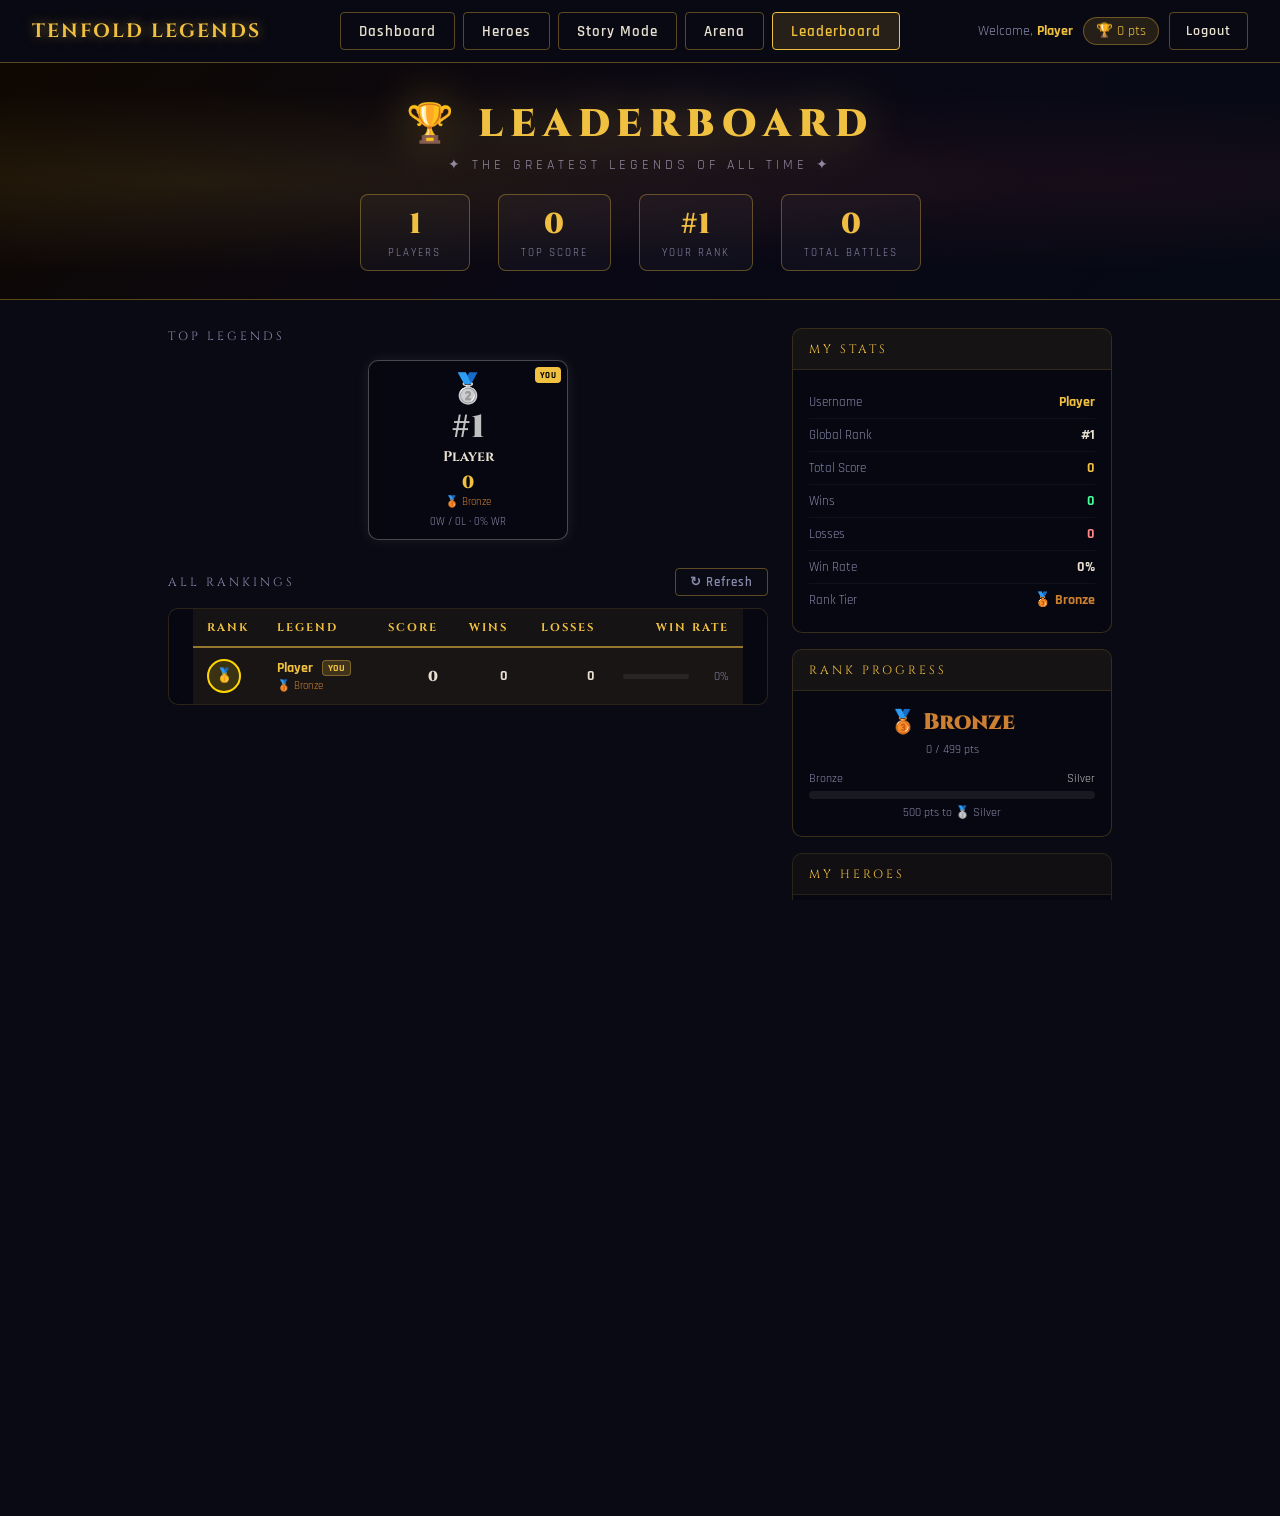
<file: leaderboard.html>
<!DOCTYPE html>
<html lang="en">
<head>
  <meta charset="UTF-8"/>
  <meta name="viewport" content="width=device-width, initial-scale=1.0, maximum-scale=1.0, user-scalable=no, viewport-fit=cover"/>
  <link rel="manifest" href="manifest.json"/>
  <meta name="mobile-web-app-capable" content="yes"/>
  <meta name="apple-mobile-web-app-capable" content="yes"/>
  <meta name="apple-mobile-web-app-status-bar-style" content="black-translucent"/>
  <title>Leaderboard — Tenfold Legends</title>

  <script>
  (function(){
    if (screen.orientation && screen.orientation.lock) {
      screen.orientation.lock('landscape').catch(function(){});
    }
  })();
  </script>

  <link rel="stylesheet" href="style.css"/>

  <style>
    .lb-page {
      min-height: 100vh;
      padding-bottom: 60px;
    }

    /* =========================================================
       LEADERBOARD BANNER
    ========================================================= */
    .lb-banner {
      position: relative;
      overflow: hidden;
      padding: 36px 40px 28px;
      text-align: center;
      background: linear-gradient(
        135deg,
        rgba(15,8,0,0.97) 0%,
        rgba(10,8,20,0.97) 50%,
        rgba(5,10,20,0.97) 100%
      );
      border-bottom: 1px solid var(--border);
    }

    .lb-banner::before {
      content: '';
      position: absolute;
      inset: 0;
      background:
        radial-gradient(
          ellipse at 15% 50%,
          rgba(240,192,64,0.1) 0%,
          transparent 55%
        ),
        radial-gradient(
          ellipse at 85% 50%,
          rgba(233,69,96,0.07) 0%,
          transparent 55%
        );
      pointer-events: none;
    }

    .lb-banner-title {
      font-family: 'Cinzel', serif;
      font-size: 2.4rem;
      font-weight: 900;
      color: var(--gold);
      letter-spacing: 7px;
      filter: drop-shadow(0 0 24px rgba(240,192,64,0.45));
    }

    .lb-banner-sub {
      font-size: 0.85rem;
      color: var(--subtext);
      letter-spacing: 4px;
      margin-top: 6px;
    }

    .lb-stats-row {
      display: flex;
      justify-content: center;
      gap: 28px;
      margin-top: 20px;
      flex-wrap: wrap;
    }

    .lb-stat-box {
      text-align: center;
      padding: 10px 22px;
      background: rgba(255,255,255,0.03);
      border: 1px solid var(--border);
      border-radius: 8px;
      min-width: 110px;
    }

    .lb-stat-val {
      font-family: 'Cinzel', serif;
      font-size: 1.8rem;
      font-weight: 900;
      color: var(--gold);
    }

    .lb-stat-lbl {
      font-size: 0.68rem;
      color: var(--subtext);
      letter-spacing: 2px;
      text-transform: uppercase;
      margin-top: 2px;
    }

    /* =========================================================
       CONTENT
    ========================================================= */
    .lb-content {
      max-width: 1000px;
      margin: 0 auto;
      padding: 28px 28px 0;
      display: grid;
      grid-template-columns: 1fr 320px;
      gap: 24px;
      align-items: start;
    }

    @media (max-width: 820px) {
      .lb-content {
        grid-template-columns: 1fr;
      }
    }

    /* =========================================================
       PODIUM
    ========================================================= */
    .podium-section {
      margin-bottom: 28px;
    }

    .podium-title {
      font-family: 'Cinzel', serif;
      font-size: 0.75rem;
      color: var(--subtext);
      letter-spacing: 3px;
      text-transform: uppercase;
      margin-bottom: 16px;
    }

    .podium-row {
      display: flex;
      gap: 14px;
      align-items: flex-end;
      justify-content: center;
    }

    .podium-card {
      flex: 1;
      max-width: 200px;
      background: rgba(8,8,18,0.92);
      border-radius: 10px;
      overflow: hidden;
      text-align: center;
      border: 1px solid rgba(240,192,64,0.15);
      transition: transform 0.2s;
      position: relative;
    }

    .podium-card:hover {
      transform: translateY(-4px);
    }

    .podium-card.rank-1 {
      border-color: rgba(255,215,0,0.5);
      box-shadow: 0 0 24px rgba(255,215,0,0.2);
      padding-bottom: 10px;
    }

    .podium-card.rank-2 {
      border-color: rgba(192,192,192,0.35);
      box-shadow: 0 0 14px rgba(192,192,192,0.1);
    }

    .podium-card.rank-3 {
      border-color: rgba(205,127,50,0.35);
      box-shadow: 0 0 14px rgba(205,127,50,0.1);
    }

    .podium-height-1 {
      min-height: 180px;
    }

    .podium-height-2 {
      min-height: 155px;
    }

    .podium-height-3 {
      min-height: 135px;
    }

    .podium-crown {
      font-size: 1.8rem;
      padding: 10px 0 0;
      display: block;
    }

    .podium-rank-num {
      font-family: 'Cinzel', serif;
      font-weight: 900;
      font-size: 2rem;
      line-height: 1;
      padding: 4px 0;
    }

    .podium-card.rank-1 .podium-rank-num {
      color: #ffd700;
    }

    .podium-card.rank-2 .podium-rank-num {
      color: #c0c0c0;
    }

    .podium-card.rank-3 .podium-rank-num {
      color: #cd7f32;
    }

    .podium-username {
      font-family: 'Cinzel', serif;
      font-size: 0.88rem;
      font-weight: 700;
      color: var(--text);
      padding: 0 8px;
      line-height: 1.3;
      word-break: break-word;
    }

    .podium-score {
      font-size: 1.1rem;
      font-weight: 900;
      color: var(--gold);
      padding: 5px 0 0;
      font-family: 'Cinzel', serif;
    }

    .podium-wl {
      font-size: 0.7rem;
      color: var(--subtext);
      padding-bottom: 6px;
    }

    .podium-you-badge {
      position: absolute;
      top: 6px;
      right: 6px;
      background: var(--gold);
      color: #000;
      font-size: 0.58rem;
      font-weight: 900;
      padding: 2px 5px;
      border-radius: 4px;
      letter-spacing: 0.5px;
    }

    /* =========================================================
       TABLE
    ========================================================= */
    .lb-table-header {
      display: flex;
      align-items: center;
      justify-content: space-between;
      margin-bottom: 12px;
    }

    .lb-table-title {
      font-family: 'Cinzel', serif;
      font-size: 0.75rem;
      color: var(--subtext);
      letter-spacing: 3px;
      text-transform: uppercase;
    }

    .lb-refresh-btn {
      background: transparent;
      border: 1px solid var(--border);
      color: var(--subtext);
      font-family: 'Rajdhani', sans-serif;
      font-size: 0.8rem;
      font-weight: 600;
      letter-spacing: 1px;
      padding: 5px 14px;
      border-radius: 4px;
      cursor: pointer;
      transition: all 0.2s;
    }

    .lb-refresh-btn:hover {
      border-color: var(--gold);
      color: var(--gold);
    }

    .lb-table-wrap {
      background: rgba(8,8,18,0.92);
      border: 1px solid rgba(240,192,64,0.15);
      border-radius: 10px;
      overflow: hidden;
    }

    table.lb-table {
      width: 100%;
      border-collapse: collapse;
    }

    .lb-table thead tr {
      background: rgba(240,192,64,0.06);
      border-bottom: 1px solid rgba(240,192,64,0.2);
    }

    .lb-table th {
      padding: 11px 14px;
      font-family: 'Cinzel', serif;
      font-size: 0.7rem;
      color: var(--gold);
      letter-spacing: 2px;
      text-transform: uppercase;
      text-align: left;
      font-weight: 700;
    }

    .lb-table th.right {
      text-align: right;
    }

    .lb-table td {
      padding: 11px 14px;
      border-bottom: 1px solid rgba(255,255,255,0.04);
      font-size: 0.9rem;
      color: var(--text);
      vertical-align: middle;
    }

    .lb-table tbody tr {
      transition: background 0.15s;
    }

    .lb-table tbody tr:hover td {
      background: rgba(240,192,64,0.04);
    }

    .lb-table tbody tr:last-child td {
      border-bottom: none;
    }

    .lb-table tbody tr.you-row td {
      background: rgba(240,192,64,0.07);
    }

    .lb-table tbody tr.you-row:hover td {
      background: rgba(240,192,64,0.11);
    }

    .rank-cell {
      width: 52px;
    }

    .rank-badge {
      display: inline-flex;
      align-items: center;
      justify-content: center;
      width: 34px;
      height: 34px;
      border-radius: 50%;
      font-family: 'Cinzel', serif;
      font-size: 0.85rem;
      font-weight: 900;
    }

    .rb-1 {
      background: rgba(255,215,0,0.15);
      border: 2px solid #ffd700;
      color: #ffd700;
    }

    .rb-2 {
      background: rgba(192,192,192,0.15);
      border: 2px solid #c0c0c0;
      color: #c0c0c0;
    }

    .rb-3 {
      background: rgba(205,127,50,0.15);
      border: 2px solid #cd7f32;
      color: #cd7f32;
    }

    .rb-n {
      background: rgba(255,255,255,0.04);
      border: 1px solid rgba(255,255,255,0.12);
      color: var(--subtext);
    }

    .td-username {
      font-weight: 700;
    }

    .td-username.you {
      color: var(--gold);
    }

    .you-tag {
      display: inline-block;
      margin-left: 6px;
      font-size: 0.62rem;
      font-weight: 900;
      padding: 1px 5px;
      border-radius: 4px;
      background: rgba(240,192,64,0.18);
      color: var(--gold);
      border: 1px solid rgba(240,192,64,0.35);
      vertical-align: middle;
    }

    .td-score {
      font-family: 'Cinzel', serif;
      font-weight: 900;
      color: var(--gold);
      text-align: right;
    }

    .td-wins {
      color: #44ff99;
      font-weight: 700;
      text-align: right;
    }

    .td-losses {
      color: #ff8888;
      font-weight: 700;
      text-align: right;
    }

    .td-ratio {
      text-align: right;
      font-size: 0.82rem;
      color: var(--subtext);
    }

    .winrate-bar-wrap {
      display: flex;
      align-items: center;
      gap: 6px;
    }

    .winrate-bar {
      flex: 1;
      height: 5px;
      background: rgba(255,255,255,0.07);
      border-radius: 3px;
      overflow: hidden;
      min-width: 60px;
    }

    .winrate-fill {
      height: 100%;
      border-radius: 3px;
      background: linear-gradient(90deg,#006600,#44ff99);
      transition: width 0.5s;
    }

    .winrate-val {
      font-size: 0.78rem;
      color: var(--subtext);
      min-width: 34px;
      text-align: right;
    }

    /* =========================================================
       EMPTY / LOADING
    ========================================================= */
    .lb-empty {
      padding: 48px 24px;
      text-align: center;
      color: var(--subtext);
      font-style: italic;
      font-size: 0.9rem;
    }

    .lb-loading {
      padding: 36px 24px;
      text-align: center;
    }

    /* =========================================================
       SIDE PANEL
    ========================================================= */
    .side-panel {
      display: flex;
      flex-direction: column;
      gap: 16px;
    }

    .my-stats-card {
      background: rgba(8,8,18,0.92);
      border: 1px solid rgba(240,192,64,0.2);
      border-radius: 10px;
      overflow: hidden;
    }

    .my-stats-header {
      padding: 12px 16px;
      background: rgba(240,192,64,0.06);
      border-bottom: 1px solid rgba(240,192,64,0.12);
      font-family: 'Cinzel', serif;
      font-size: 0.75rem;
      color: var(--gold);
      letter-spacing: 3px;
    }

    .my-stats-body {
      padding: 16px;
    }

    .my-stat-row {
      display: flex;
      justify-content: space-between;
      align-items: center;
      padding: 7px 0;
      border-bottom: 1px solid rgba(255,255,255,0.04);
      font-size: 0.88rem;
    }

    .my-stat-row:last-child {
      border-bottom: none;
    }

    .my-stat-key {
      color: var(--subtext);
      font-size: 0.8rem;
    }

    .my-stat-val {
      font-weight: 700;
    }

    .rank-progress-card {
      background: rgba(8,8,18,0.92);
      border: 1px solid rgba(240,192,64,0.2);
      border-radius: 10px;
      overflow: hidden;
    }

    .rp-header {
      padding: 12px 16px;
      background: rgba(240,192,64,0.06);
      border-bottom: 1px solid rgba(240,192,64,0.12);
      font-family: 'Cinzel', serif;
      font-size: 0.75rem;
      color: var(--gold);
      letter-spacing: 3px;
    }

    .rp-body {
      padding: 16px;
    }

    .rp-rank-label {
      font-family: 'Cinzel', serif;
      font-size: 1.4rem;
      font-weight: 900;
      color: var(--gold);
      text-align: center;
      margin-bottom: 4px;
    }

    .rp-rank-sub {
      text-align: center;
      font-size: 0.78rem;
      color: var(--subtext);
      margin-bottom: 14px;
    }

    .rp-progress-label {
      display: flex;
      justify-content: space-between;
      font-size: 0.75rem;
      color: var(--subtext);
      margin-bottom: 5px;
    }

    .rp-bar {
      height: 8px;
      background: rgba(255,255,255,0.07);
      border-radius: 4px;
      overflow: hidden;
    }

    .rp-fill {
      height: 100%;
      border-radius: 4px;
      background: linear-gradient(90deg,#a06800,#f0c040);
      transition: width 0.6s;
    }

    .rp-next {
      font-size: 0.75rem;
      color: var(--subtext);
      margin-top: 6px;
      text-align: center;
    }

    /* =========================================================
       HERO STATS
    ========================================================= */
    .hero-stats-card {
      background: rgba(8,8,18,0.92);
      border: 1px solid rgba(240,192,64,0.15);
      border-radius: 10px;
      overflow: hidden;
    }

    .hs-header {
      padding: 12px 16px;
      background: rgba(240,192,64,0.04);
      border-bottom: 1px solid rgba(240,192,64,0.1);
      font-family: 'Cinzel', serif;
      font-size: 0.75rem;
      color: var(--gold);
      letter-spacing: 3px;
    }

    .hs-body {
      padding: 10px 14px;
    }

    .hs-hero-row {
      display: flex;
      align-items: center;
      gap: 10px;
      padding: 8px 0;
      border-bottom: 1px solid rgba(255,255,255,0.04);
    }

    .hs-hero-row:last-child {
      border-bottom: none;
    }

    .hs-elem-dot {
      width: 10px;
      height: 10px;
      border-radius: 50%;
      flex-shrink: 0;
    }

    .hs-hero-name {
      flex: 1;
      font-size: 0.85rem;
      font-weight: 700;
    }

    .hs-hero-lv {
      font-size: 0.75rem;
      color: var(--gold);
      flex-shrink: 0;
    }

    .hs-hero-status {
      font-size: 0.68rem;
      color: var(--subtext);
      padding: 2px 6px;
      border-radius: 10px;
      border: 1px solid rgba(255,255,255,0.1);
      background: rgba(255,255,255,0.03);
      flex-shrink: 0;
    }

    .hs-hero-status.unlocked {
      color: #44ff99;
      border-color: rgba(68,255,153,0.25);
    }

    /* =========================================================
       SCROLL TO ME
    ========================================================= */
    .scroll-to-me {
      display: none;
      position: fixed;
      bottom: 24px;
      right: 24px;
      z-index: 50;
    }

    /* =========================================================
       MOBILE NAVBAR — NO HAMBURGER
       Same style as Dashboard / Characters
    ========================================================= */
    @media (max-width: 900px) {

      .navbar {
        display: flex !important;
        align-items: center !important;
        gap: 8px !important;

        padding: 8px 10px !important;

        overflow-x: auto !important;
        overflow-y: hidden !important;

        white-space: nowrap !important;
        -webkit-overflow-scrolling: touch !important;

        scrollbar-width: none !important;
      }

      .navbar::-webkit-scrollbar {
        display: none !important;
      }

      .navbar-logo {
        flex: 0 0 auto !important;
      }

      .navbar-logo span {
        font-size: 0.72rem !important;
        white-space: nowrap !important;
      }

      .navbar-links {
        display: flex !important;
        flex: 0 0 auto !important;
        align-items: center !important;
        gap: 4px !important;

        overflow: visible !important;
      }

      .navbar-links .nav-btn {
        display: inline-flex !important;
        flex: 0 0 auto !important;
        align-items: center !important;
        justify-content: center !important;

        padding: 7px 9px !important;
        font-size: 0.68rem !important;

        white-space: nowrap !important;
      }

      .nav-user {
        display: flex !important;
        flex: 0 0 auto !important;
        align-items: center !important;
        gap: 6px !important;
      }

      .nav-user > span {
        display: none !important;
      }

      .nav-score {
        display: inline-flex !important;
        align-items: center !important;

        font-size: 0.68rem !important;
        white-space: nowrap !important;
      }

      .nav-user .nav-btn.danger {
        display: inline-flex !important;
        flex: 0 0 auto !important;

        padding: 7px 9px !important;
        font-size: 0.68rem !important;

        white-space: nowrap !important;
      }

      /* HIDE HAMBURGER COMPLETELY */
      .nav-hamburger {
        display: none !important;
        visibility: hidden !important;
        pointer-events: none !important;
      }

      /* HIDE MOBILE DRAWER COMPLETELY */
      .nav-mobile-drawer {
        display: none !important;
        visibility: hidden !important;
        pointer-events: none !important;
      }
    }

    @media (max-width: 560px) {

      .navbar {
        padding: 7px 8px !important;
        gap: 6px !important;
      }

      .navbar-logo span {
        font-size: 0.62rem !important;
        letter-spacing: 1px !important;
      }

      .navbar-links {
        gap: 2px !important;
      }

      .navbar-links .nav-btn,
      .nav-user .nav-btn.danger {
        padding: 6px 7px !important;
        font-size: 0.61rem !important;
      }

      .nav-score {
        font-size: 0.61rem !important;
      }
    }

    /* =========================================================
       MOBILE LEADERBOARD
    ========================================================= */
    @media (max-width: 700px) {

      .lb-banner {
        padding: 24px 16px 20px;
      }

      .lb-banner-title {
        font-size: 1.6rem;
        letter-spacing: 4px;
      }

      .lb-banner-sub {
        font-size: 0.72rem;
        letter-spacing: 2px;
      }

      .lb-stats-row {
        gap: 8px;
        margin-top: 14px;
      }

      .lb-stat-box {
        padding: 8px 12px;
        min-width: 72px;
      }

      .lb-stat-val {
        font-size: 1.3rem;
      }

      .lb-stat-lbl {
        font-size: 0.6rem;
        letter-spacing: 1px;
      }
    }

    @media (max-width: 820px) {

      .lb-content {
        grid-template-columns: 1fr;
        padding: 16px 16px 0;
        gap: 16px;
      }

      .side-panel {
        flex-direction: row;
        flex-wrap: wrap;
      }

      .my-stats-card,
      .rank-progress-card {
        flex: 1;
        min-width: 260px;
      }

      .hero-stats-card {
        width: 100%;
      }
    }

    @media (max-width: 600px) {

      .lb-content {
        padding: 12px 10px 0;
      }

      .podium-row {
        gap: 6px;
      }

      .podium-card {
        border-radius: 7px;
      }

      .podium-height-1 {
        min-height: 155px;
      }

      .podium-height-2 {
        min-height: 130px;
      }

      .podium-height-3 {
        min-height: 115px;
      }

      .podium-crown {
        font-size: 1.3rem;
        padding-top: 7px;
      }

      .podium-rank-num {
        font-size: 1.4rem;
      }

      .podium-username {
        font-size: 0.75rem;
      }

      .podium-score {
        font-size: 0.9rem;
      }

      .podium-wl {
        font-size: 0.6rem;
      }

      .lb-table-wrap {
        overflow-x: auto;
        -webkit-overflow-scrolling: touch;
      }

      .lb-table {
        min-width: 480px;
      }

      .lb-table th,
      .lb-table td {
        padding: 9px 10px;
        font-size: 0.8rem;
      }

      .side-panel {
        flex-direction: column;
      }

      .my-stats-card,
      .rank-progress-card {
        min-width: unset;
        width: 100%;
      }

      .scroll-to-me {
        bottom: 16px;
        right: 12px;
      }
    }

    @media (max-width: 400px) {

      .lb-stats-row {
        gap: 6px;
      }

      .lb-stat-box {
        padding: 6px 8px;
        min-width: 60px;
      }

      .lb-stat-val {
        font-size: 1.1rem;
      }

      .lb-banner-title {
        font-size: 1.3rem;
        letter-spacing: 3px;
      }

      .lb-table {
        min-width: 380px;
      }

      .lb-table th:last-child,
      .lb-table td:last-child {
        display: none;
      }
    }
  </style>
</head>

<body class="lb-page">

<div class="bg-particles"></div>

<!-- =========================================================
     NAVBAR
     NO HAMBURGER
========================================================= -->
<nav class="navbar">

  <div class="navbar-logo">
    <span>TENFOLD LEGENDS</span>
  </div>

  <div class="navbar-links">

    <button
      class="nav-btn"
      onclick="location.href='dashboard.html'">
      Dashboard
    </button>

    <button
      class="nav-btn"
      onclick="location.href='characters.html'">
      Heroes
    </button>

    <button
      class="nav-btn"
      onclick="location.href='story.html'">
      Story Mode
    </button>

    <button
      class="nav-btn"
      onclick="goArena()">
      Arena
    </button>

    <button
      class="nav-btn active"
      onclick="location.href='leaderboard.html'">
      Leaderboard
    </button>

  </div>

  <div class="nav-user">

    <span>
      Welcome,
      <span class="username" id="nav-username">—</span>
    </span>

    <div class="nav-score">
      🏆
      <span id="nav-score">0</span>
      pts
    </div>

    <button
      class="nav-btn danger btn-sm"
      onclick="Game.logout()">
      Logout
    </button>

  </div>

</nav>

<!-- =========================================================
     ROTATE TOAST
========================================================= -->
<div class="rotate-toast" id="rotate-toast">
  <span class="rotate-toast-icon">📱</span>
  Rotate to landscape for the best experience
</div>

<!-- =========================================================
     BANNER
========================================================= -->
<div class="lb-banner">

  <div class="lb-banner-title">
    🏆 LEADERBOARD
  </div>

  <div class="lb-banner-sub">
    ✦ THE GREATEST LEGENDS OF ALL TIME ✦
  </div>

  <div class="lb-stats-row">

    <div class="lb-stat-box">
      <div class="lb-stat-val" id="stat-players">—</div>
      <div class="lb-stat-lbl">Players</div>
    </div>

    <div class="lb-stat-box">
      <div class="lb-stat-val" id="stat-top-score">—</div>
      <div class="lb-stat-lbl">Top Score</div>
    </div>

    <div class="lb-stat-box">
      <div class="lb-stat-val" id="stat-your-rank">—</div>
      <div class="lb-stat-lbl">Your Rank</div>
    </div>

    <div class="lb-stat-box">
      <div class="lb-stat-val" id="stat-total-battles">—</div>
      <div class="lb-stat-lbl">Total Battles</div>
    </div>

  </div>
</div>

<!-- =========================================================
     MAIN CONTENT
========================================================= -->
<div class="lb-content">

  <!-- LEFT -->
  <div>

    <!-- PODIUM -->
    <div
      class="podium-section"
      id="podium-section"
      style="display:none;">

      <div class="podium-title">
        TOP LEGENDS
      </div>

      <div
        class="podium-row"
        id="podium-row">
      </div>

    </div>

    <!-- FULL RANKINGS -->
    <div class="lb-table-section">

      <div class="lb-table-header">

        <div class="lb-table-title">
          ALL RANKINGS
        </div>

        <button
          class="lb-refresh-btn"
          onclick="loadLeaderboard()">
          ↻ Refresh
        </button>

      </div>

      <div class="lb-table-wrap">

        <div
          class="lb-loading"
          id="lb-loading">

          <div class="spinner"></div>

          <p
            style="color:var(--subtext);font-size:0.85rem;">
            Loading rankings…
          </p>

        </div>

        <div
          id="lb-empty"
          class="lb-empty"
          style="display:none;">

          No legends on the board yet.
          Be the first to win a battle!

        </div>

        <table
          class="lb-table"
          id="lb-table"
          style="display:none;">

          <thead>

            <tr>

              <th class="rank-cell">
                Rank
              </th>

              <th>
                Legend
              </th>

              <th class="right">
                Score
              </th>

              <th class="right">
                Wins
              </th>

              <th class="right">
                Losses
              </th>

              <th class="right">
                Win Rate
              </th>

            </tr>

          </thead>

          <tbody id="lb-tbody">
          </tbody>

        </table>

      </div>

    </div>

  </div>

  <!-- RIGHT -->
  <div class="side-panel">

    <!-- MY STATS -->
    <div class="my-stats-card">

      <div class="my-stats-header">
        MY STATS
      </div>

      <div
        class="my-stats-body"
        id="my-stats-body">

        <div
          style="
            color:var(--subtext);
            font-size:0.82rem;
            font-style:italic;
          ">
          Loading…
        </div>

      </div>

    </div>

    <!-- RANK PROGRESS -->
    <div class="rank-progress-card">

      <div class="rp-header">
        RANK PROGRESS
      </div>

      <div
        class="rp-body"
        id="rp-body">

        <div
          style="
            color:var(--subtext);
            font-size:0.82rem;
            font-style:italic;
          ">
          Loading…
        </div>

      </div>

    </div>

    <!-- HERO LEVELS -->
    <div class="hero-stats-card">

      <div class="hs-header">
        MY HEROES
      </div>

      <div
        class="hs-body"
        id="hs-body">

        <div
          style="
            color:var(--subtext);
            font-size:0.82rem;
            font-style:italic;
          ">
          Loading…
        </div>

      </div>

    </div>

    <!-- QUICK ACTIONS -->
    <div
      style="
        display:flex;
        flex-direction:column;
        gap:8px;
      ">

      <button
        class="btn btn-gold"
        style="width:100%;"
        onclick="goArena()">
        ⚔ ENTER ARENA
      </button>

      <button
        class="btn btn-ghost"
        style="width:100%;"
        onclick="location.href='story.html'">
        📖 Story Mode
      </button>

      <button
        class="btn btn-ghost"
        style="width:100%;"
        onclick="location.href='characters.html'">
        🦸 My Heroes
      </button>

    </div>

  </div>

</div>

<!-- =========================================================
     SCROLL TO MY RANK
========================================================= -->
<button
  class="btn btn-outline btn-sm scroll-to-me"
  id="scroll-to-me"
  onclick="scrollToMe()">

  ↓ My Rank

</button>

<!-- TOAST -->
<div
  class="toast"
  id="toast">
</div>

<script src="game.js"></script>

<script>

  // ==========================================================
  // GUARD
  // ==========================================================

  if (!Game.requireLogin()) {
    /* redirected */
  }

  const user = Game.user;

  document.getElementById('nav-username').textContent =
    user.username;

  document.getElementById('nav-score').textContent =
    user.totalScore || 0;


  // ==========================================================
  // RANK TIERS
  // ==========================================================

  const RANK_TIERS = [

    {
      name: 'Bronze',
      min: 0,
      max: 499,
      color: '#cd7f32',
      icon: '🥉'
    },

    {
      name: 'Silver',
      min: 500,
      max: 999,
      color: '#c0c0c0',
      icon: '🥈'
    },

    {
      name: 'Gold',
      min: 1000,
      max: 1999,
      color: '#ffd700',
      icon: '🥇'
    },

    {
      name: 'Platinum',
      min: 2000,
      max: 3499,
      color: '#00cfff',
      icon: '💎'
    },

    {
      name: 'Diamond',
      min: 3500,
      max: 5999,
      color: '#c8a8ff',
      icon: '♦'
    },

    {
      name: 'Legend',
      min: 6000,
      max: 999999,
      color: '#ff4500',
      icon: '👑'
    }

  ];


  function getTier(score) {

    return RANK_TIERS.find(
      t => score >= t.min && score <= t.max
    ) || RANK_TIERS[0];

  }


  // ==========================================================
  // LOAD LEADERBOARD
  // ==========================================================

  async function loadLeaderboard() {

    document.getElementById('lb-loading').style.display =
      'block';

    document.getElementById('lb-table').style.display =
      'none';

    document.getElementById('lb-empty').style.display =
      'none';


    let entries = [];

    const res = await apiCall({
      action: 'leaderboard'
    });


    if (
      res.success &&
      res.leaderboard &&
      res.leaderboard.length > 0
    ) {

      entries = res.leaderboard;

    } else {

      entries = buildLocalLeaderboard();

    }


    // Ensure current user exists

    if (!entries.find(
      e => e.userID === user.userID
    )) {

      entries.push({

        rank: entries.length + 1,

        userID: user.userID,

        username: user.username,

        totalScore: user.totalScore || 0,

        wins: 0,

        losses: 0

      });


      entries.sort(
        (a,b) => b.totalScore - a.totalScore
      );


      entries.forEach(
        (e,i) => e.rank = i + 1
      );

    }


    renderLeaderboard(entries);

  }


  // ==========================================================
  // LOCAL LEADERBOARD FALLBACK
  // ==========================================================

  function buildLocalLeaderboard() {

    const saved =
      safeLocalStorage.getItem('tenfold_users');

    const users =
      saved ? JSON.parse(saved) : [];


    const entries = users.map(u => ({

      userID: u.id,

      username: u.username,

      totalScore: u.score || 0,

      wins: 0,

      losses: 0

    }));


    if (!entries.find(
      e => e.userID === user.userID
    )) {

      entries.push({

        userID: user.userID,

        username: user.username,

        totalScore: user.totalScore || 0,

        wins: 0,

        losses: 0

      });

    } else {

      const me =
        entries.find(
          e => e.userID === user.userID
        );

      me.totalScore =
        Math.max(
          me.totalScore,
          user.totalScore || 0
        );

    }


    entries.sort(
      (a,b) => b.totalScore - a.totalScore
    );


    entries.forEach(
      (e,i) => e.rank = i + 1
    );


    return entries;

  }


  // ==========================================================
  // RENDER LEADERBOARD
  // ==========================================================

  function renderLeaderboard(entries) {

    document.getElementById('lb-loading').style.display =
      'none';


    const myEntry =
      entries.find(
        e => e.userID === user.userID
      );


    const topScore =
      entries.length
        ? entries[0].totalScore
        : 0;


    const myRank =
      myEntry
        ? myEntry.rank
        : '—';


    const totalBattles =
      entries.reduce(
        (s,e) =>
          s +
          (e.wins || 0) +
          (e.losses || 0),
        0
      );


    document.getElementById(
      'stat-players'
    ).textContent =
      entries.length;


    document.getElementById(
      'stat-top-score'
    ).textContent =
      formatNumber(topScore);


    document.getElementById(
      'stat-your-rank'
    ).textContent =
      '#' + myRank;


    document.getElementById(
      'stat-total-battles'
    ).textContent =
      totalBattles;


    if (entries.length === 0) {

      document.getElementById(
        'lb-empty'
      ).style.display = 'block';

      return;

    }


    renderPodium(
      entries.slice(0,3)
    );

    renderTable(entries);

    renderMyStats(myEntry);

    renderRankProgress(
      myEntry
        ? myEntry.totalScore
        : 0
    );

    renderHeroStats();


    if (myRank > 8) {

      document.getElementById(
        'scroll-to-me'
      ).style.display =
        'block';

    }

  }


  // ==========================================================
  // PODIUM
  // ==========================================================

  function renderPodium(top3) {

    if (!top3.length) return;


    document.getElementById(
      'podium-section'
    ).style.display =
      'block';


    const order =
      [
        top3[1],
        top3[0],
        top3[2]
      ].filter(Boolean);


    const heights =
      top3[1]

        ? [
            'podium-height-2',
            'podium-height-1',
            'podium-height-3'
          ]

        : [
            'podium-height-1'
          ];


    const rankClass =
      [
        'rank-2',
        'rank-1',
        'rank-3'
      ];


    const crowns =
      [
        '🥈',
        '🥇',
        '🥉'
      ];


    const isMe =
      e =>
        e &&
        e.userID === user.userID;


    const row =
      document.getElementById(
        'podium-row'
      );


    row.innerHTML = '';


    order.forEach(
      (entry,i) => {

        if (!entry) return;


        const wins =
          entry.wins || 0;

        const losses =
          entry.losses || 0;

        const total =
          wins + losses;

        const wr =
          total
            ? Math.round(
                wins / total * 100
              )
            : 0;

        const tier =
          getTier(
            entry.totalScore
          );


        row.innerHTML += `

          <div
            class="podium-card
                   ${rankClass[i]}
                   ${heights[i]}">

            ${
              isMe(entry)
                ? '<div class="podium-you-badge">YOU</div>'
                : ''
            }

            <span class="podium-crown">
              ${crowns[i]}
            </span>

            <div class="podium-rank-num">
              #${entry.rank}
            </div>

            <div class="podium-username">
              ${entry.username}
            </div>

            <div class="podium-score">
              ${formatNumber(entry.totalScore)}
            </div>

            <div
              class="podium-wl"
              style="color:${tier.color};">

              ${tier.icon}
              ${tier.name}

            </div>

            <div class="podium-wl">

              ${wins}W /
              ${losses}L ·
              ${wr}% WR

            </div>

          </div>

        `;

      }
    );

  }


  // ==========================================================
  // TABLE
  // ==========================================================

  function renderTable(entries) {

    const tbody =
      document.getElementById(
        'lb-tbody'
      );


    const table =
      document.getElementById(
        'lb-table'
      );


    tbody.innerHTML = '';


    entries.forEach(
      entry => {

        const wins =
          entry.wins || 0;

        const losses =
          entry.losses || 0;

        const total =
          wins + losses;

        const wr =
          total
            ? Math.round(
                wins / total * 100
              )
            : 0;


        const isMe =
          entry.userID ===
          user.userID;


        const tier =
          getTier(
            entry.totalScore
          );


        let rankBadgeClass =
          'rb-n';


        if (entry.rank === 1)
          rankBadgeClass =
            'rb-1';

        else if (entry.rank === 2)
          rankBadgeClass =
            'rb-2';

        else if (entry.rank === 3)
          rankBadgeClass =
            'rb-3';


        const rankLabel =
          entry.rank <= 3

            ? [
                '🥇',
                '🥈',
                '🥉'
              ][entry.rank - 1]

            : entry.rank;


        const tr =
          document.createElement(
            'tr'
          );


        if (isMe) {

          tr.className =
            'you-row';

          tr.id =
            'my-lb-row';

        }


        tr.innerHTML = `

          <td class="rank-cell">

            <span
              class="rank-badge ${rankBadgeClass}">

              ${rankLabel}

            </span>

          </td>


          <td>

            <span
              class="td-username
                     ${isMe ? 'you' : ''}">

              ${entry.username}

            </span>

            ${
              isMe
                ? '<span class="you-tag">YOU</span>'
                : ''
            }


            <div
              style="
                font-size:0.68rem;
                color:${tier.color};
                margin-top:2px;
              ">

              ${tier.icon}
              ${tier.name}

            </div>

          </td>


          <td class="td-score">

            ${formatNumber(
              entry.totalScore
            )}

          </td>


          <td class="td-wins">

            ${wins}

          </td>


          <td class="td-losses">

            ${losses}

          </td>


          <td>

            <div class="winrate-bar-wrap">

              <div class="winrate-bar">

                <div
                  class="winrate-fill"
                  style="width:${wr}%">
                </div>

              </div>

              <span class="winrate-val">
                ${wr}%
              </span>

            </div>

          </td>

        `;


        tbody.appendChild(tr);

      }
    );


    table.style.display =
      'table';

  }


  // ==========================================================
  // MY STATS
  // ==========================================================

  function renderMyStats(entry) {

    const body =
      document.getElementById(
        'my-stats-body'
      );


    if (!entry) {

      body.innerHTML = `

        <div
          style="
            color:var(--subtext);
            font-size:0.82rem;
          ">

          Play battles to appear here!

        </div>

      `;

      return;

    }


    const wins =
      entry.wins || 0;

    const losses =
      entry.losses || 0;

    const total =
      wins + losses;

    const wr =
      total
        ? Math.round(
            wins / total * 100
          )
        : 0;

    const tier =
      getTier(
        entry.totalScore
      );


    body.innerHTML = `

      <div class="my-stat-row">

        <span class="my-stat-key">
          Username
        </span>

        <span class="my-stat-val text-gold">
          ${entry.username}
        </span>

      </div>


      <div class="my-stat-row">

        <span class="my-stat-key">
          Global Rank
        </span>

        <span class="my-stat-val">
          #${entry.rank}
        </span>

      </div>


      <div class="my-stat-row">

        <span class="my-stat-key">
          Total Score
        </span>

        <span class="my-stat-val text-gold">
          ${formatNumber(
            entry.totalScore
          )}
        </span>

      </div>


      <div class="my-stat-row">

        <span class="my-stat-key">
          Wins
        </span>

        <span
          class="my-stat-val"
          style="color:#44ff99;">

          ${wins}

        </span>

      </div>


      <div class="my-stat-row">

        <span class="my-stat-key">
          Losses
        </span>

        <span
          class="my-stat-val"
          style="color:#ff8888;">

          ${losses}

        </span>

      </div>


      <div class="my-stat-row">

        <span class="my-stat-key">
          Win Rate
        </span>

        <span class="my-stat-val">
          ${wr}%
        </span>

      </div>


      <div class="my-stat-row">

        <span class="my-stat-key">
          Rank Tier
        </span>

        <span
          class="my-stat-val"
          style="color:${tier.color};">

          ${tier.icon}
          ${tier.name}

        </span>

      </div>

    `;

  }


  // ==========================================================
  // RANK PROGRESS
  // ==========================================================

  function renderRankProgress(score) {

    const body =
      document.getElementById(
        'rp-body'
      );


    const tier =
      getTier(score);


    const nextI =
      RANK_TIERS.findIndex(
        t => t.name === tier.name
      ) + 1;


    const next =
      RANK_TIERS[nextI];


    let progressPct =
      100;


    let nextLabel =
      'MAX RANK';


    if (next) {

      const range =
        tier.max -
        tier.min +
        1;


      const earned =
        score -
        tier.min;


      progressPct =
        Math.min(
          100,
          Math.floor(
            earned / range * 100
          )
        );


      nextLabel =
        `${formatNumber(
          next.min - score
        )} pts to
        ${next.icon}
        ${next.name}`;

    }


    body.innerHTML = `

      <div
        class="rp-rank-label"
        style="color:${tier.color};">

        ${tier.icon}
        ${tier.name}

      </div>


      <div class="rp-rank-sub">

        ${score} /
        ${
          tier.max === 999999
            ? '∞'
            : tier.max
        }
        pts

      </div>


      <div class="rp-progress-label">

        <span>
          ${tier.name}
        </span>


        ${
          next

            ? `
              <span
                style="color:${next.color}">

                ${next.name}

              </span>
            `

            : `
              <span>
                MAX
              </span>
            `
        }

      </div>


      <div class="rp-bar">

        <div
          class="rp-fill"
          style="
            width:${progressPct}%;
            background:
              linear-gradient(
                90deg,
                ${tier.color}88,
                ${tier.color}
              );
          ">
        </div>

      </div>


      <div class="rp-next">

        ${nextLabel}

      </div>

    `;

  }


  // ==========================================================
  // HERO STATS
  // ==========================================================

  function renderHeroStats() {

    const body =
      document.getElementById(
        'hs-body'
      );


    const unlocked =
      JSON.parse(
        safeLocalStorage.getItem(
          'tenfold_unlocked_' +
          user.userID
        ) ||
        '["aeron","lyra"]'
      );


    const levels =
      JSON.parse(
        safeLocalStorage.getItem(
          'tenfold_levels_' +
          user.userID
        ) ||
        '{}'
      );


    body.innerHTML = '';


    HERO_ORDER.forEach(
      id => {

        const h =
          HEROES[id];


        const isUnlock =
          unlocked.includes(id);


        const lv =
          levels[id] || 1;


        body.innerHTML += `

          <div class="hs-hero-row">

            <div
              class="hs-elem-dot"
              style="
                background:${h.color};
                box-shadow:
                  0 0 6px ${h.color};
              ">
            </div>


            <div
              class="hs-hero-name"
              style="${
                !isUnlock
                  ? 'color:var(--subtext);opacity:0.5;'
                  : ''
              }">

              ${h.name}

            </div>


            ${
              isUnlock

                ? `
                  <div class="hs-hero-lv">

                    Lv ${lv}

                  </div>
                `

                : ''
            }


            <div
              class="
                hs-hero-status
                ${isUnlock ? 'unlocked' : ''}
              ">

              ${
                isUnlock
                  ? '✓ Unlocked'
                  : '🔒 Locked'
              }

            </div>

          </div>

        `;

      }
    );

  }


  // ==========================================================
  // GO ARENA
  // ==========================================================

  function goArena() {

    safeSessionStorage.setItem(
      'tenfold_battle_mode',
      'arena'
    );


    safeSessionStorage.removeItem(
      'tenfold_battle_enemy'
    );

    safeSessionStorage.removeItem(
      'tenfold_battle_enemy_lv'
    );

    safeSessionStorage.removeItem(
      'tenfold_battle_chapter'
    );

    safeSessionStorage.removeItem(
      'tenfold_battle_stage'
    );

    safeSessionStorage.removeItem(
      'tenfold_battle_name'
    );

    safeSessionStorage.removeItem(
      'tenfold_battle_is_boss'
    );


    location.href =
      'battle.html';

  }


  // ==========================================================
  // SCROLL TO MY ROW
  // ==========================================================

  function scrollToMe() {

    const row =
      document.getElementById(
        'my-lb-row'
      );


    if (row) {

      row.scrollIntoView({
        behavior: 'smooth',
        block: 'center'
      });

    }

  }


  // ==========================================================
  // TOAST
  // ==========================================================

  function showToast(
    msg,
    type = 'info'
  ) {

    const t =
      document.getElementById(
        'toast'
      );


    t.textContent =
      msg;


    t.className =
      `toast ${type} show`;


    setTimeout(
      () => {
        t.className =
          'toast';
      },
      3000
    );

  }


  // ==========================================================
  // MOBILE NAV SYNC
  // NO HAMBURGER
  // ==========================================================

  // Wala nay hamburger listener.
  // Wala nay drawer logic.
  // Navbar is directly visible sa mobile.


  // ==========================================================
  // ROTATE TOAST
  // ==========================================================

  (function() {

    const toast =
      document.getElementById(
        'rotate-toast'
      );


    if (!toast) return;


    if (
      safeSessionStorage.getItem(
        'tenfold_rotate_shown'
      )
    ) {
      return;
    }


    function isMobile() {

      return (
        window.innerWidth <= 900 ||
        'ontouchstart' in window
      );

    }


    function isPortrait() {

      if (
        screen.orientation &&
        screen.orientation.type
      ) {

        return screen.orientation.type
          .startsWith('portrait');

      }


      return (
        window.innerHeight >
        window.innerWidth
      );

    }


    function check() {

      if (
        isMobile() &&
        isPortrait()
      ) {

        toast.classList.add(
          'show'
        );


        safeSessionStorage.setItem(
          'tenfold_rotate_shown',
          '1'
        );


        setTimeout(
          () => {
            toast.classList.remove(
              'show'
            );
          },
          5000
        );

      }

    }


    setTimeout(
      check,
      300
    );


    window.addEventListener(
      'orientationchange',
      () =>
        setTimeout(
          check,
          200
        )
    );

  })();


  // ==========================================================
  // INIT
  // ==========================================================

  loadLeaderboard();

</script>

</body>
</html>
</file>
<file: style.css>
/* ============================================================
   TENFOLD LEGENDS: Rise of the Ten — style.css
   ============================================================ */

@import url('https://fonts.googleapis.com/css2?family=Cinzel:wght@400;600;700;900&family=Rajdhani:wght@300;400;500;600;700&display=swap');

/* ── RESET & BASE ─────────────────────────────────────────── */
*, *::before, *::after { box-sizing: border-box; margin: 0; padding: 0; }

:root {
  --gold:      #f0c040;
  --gold2:     #ffd700;
  --red:       #e94560;
  --dark:      #0a0a14;
  --dark2:     #111122;
  --dark3:     #1a1a2e;
  --panel:     rgba(10,10,20,0.85);
  --border:    rgba(240,192,64,0.35);
  --text:      #e8e0d0;
  --subtext:   #8888aa;
  --fire:      #ff4500;
  --ice:       #00cfff;
  --lightning: #ffe600;
  --earth:     #a0522d;
  --light:     #c8a8ff;
  --dark-el:   #9932cc;
  --water:     #00bfff;
  --metal:     #c0c0c0;
  --arcane:    #ff88ff;
  --wind:      #88ffcc;
}

html, body {
  width: 100%; height: 100%;
  background: var(--dark);
  color: var(--text);
  font-family: 'Rajdhani', sans-serif;
  font-size: 16px;
  overflow-x: hidden;
}

a { color: var(--gold); text-decoration: none; }
a:hover { color: var(--gold2); }

/* ── SCROLLBAR ───────────────────────────────────────────── */
::-webkit-scrollbar { width: 6px; }
::-webkit-scrollbar-track { background: var(--dark2); }
::-webkit-scrollbar-thumb { background: var(--gold); border-radius: 3px; }

/* ── BACKGROUND PARTICLES ────────────────────────────────── */
.bg-particles {
  position: fixed; inset: 0;
  background:
    radial-gradient(ellipse at 20% 50%, rgba(233,69,96,0.08) 0%, transparent 60%),
    radial-gradient(ellipse at 80% 20%, rgba(240,192,64,0.06) 0%, transparent 50%),
    radial-gradient(ellipse at 50% 80%, rgba(0,100,200,0.06) 0%, transparent 50%),
    linear-gradient(180deg, #0a0a14 0%, #0d0d1a 100%);
  z-index: -2;
}

/* ── PAGE WRAPPER ────────────────────────────────────────── */
.page { min-height: 100vh; position: relative; }

/* ── NAV BAR ─────────────────────────────────────────────── */
.navbar {
  display: flex; align-items: center; justify-content: space-between;
  padding: 12px 32px;
  background: rgba(10,10,20,0.95);
  border-bottom: 1px solid var(--border);
  position: sticky; top: 0; z-index: 100;
  backdrop-filter: blur(10px);
  min-height: 58px;
}
.navbar-logo {
  display: flex; align-items: center; gap: 10px;
  flex-shrink: 0;
}
.navbar-logo img { height: 40px; }
.navbar-logo span {
  font-family: 'Cinzel', serif;
  font-size: 1.2rem; font-weight: 700;
  color: var(--gold);
  text-shadow: 0 0 12px rgba(240,192,64,0.5);
  letter-spacing: 2px;
}
.navbar-links { display: flex; gap: 8px; align-items: center; }
.nav-btn {
  background: transparent;
  border: 1px solid var(--border);
  color: var(--text);
  padding: 7px 18px;
  font-family: 'Rajdhani', sans-serif;
  font-size: 0.95rem; font-weight: 600;
  letter-spacing: 1px;
  cursor: pointer;
  border-radius: 4px;
  transition: all 0.2s;
  /* Minimum touch target */
  min-height: 38px;
}
.nav-btn:hover, .nav-btn.active {
  background: rgba(240,192,64,0.12);
  border-color: var(--gold);
  color: var(--gold);
}
.nav-btn.danger:hover {
  background: rgba(233,69,96,0.15);
  border-color: var(--red);
  color: var(--red);
}
.nav-user {
  display: flex; align-items: center; gap: 10px;
  font-size: 0.9rem; color: var(--subtext);
}
.nav-user span.username {
  color: var(--gold); font-weight: 700;
}
.nav-score {
  background: rgba(240,192,64,0.12);
  border: 1px solid var(--border);
  padding: 4px 12px; border-radius: 20px;
  font-size: 0.85rem; color: var(--gold);
}

/* ── HAMBURGER BUTTON ────────────────────────────────────── */
.nav-hamburger {
  display: none;
  flex-direction: column; justify-content: center; align-items: center;
  gap: 5px;
  width: 40px; height: 40px;
  background: transparent;
  border: 1px solid var(--border);
  border-radius: 4px;
  cursor: pointer;
  flex-shrink: 0;
  transition: border-color 0.2s;
}
.nav-hamburger:hover { border-color: var(--gold); }
.nav-hamburger span {
  display: block; width: 20px; height: 2px;
  background: var(--text);
  border-radius: 2px;
  transition: all 0.25s;
}
.nav-hamburger.open span:nth-child(1) { transform: translateY(7px) rotate(45deg); }
.nav-hamburger.open span:nth-child(2) { opacity: 0; }
.nav-hamburger.open span:nth-child(3) { transform: translateY(-7px) rotate(-45deg); }

/* ── MOBILE DRAWER ───────────────────────────────────────── */
.nav-mobile-drawer {
  display: flex;
  flex-direction: column;
  position: fixed;
  top: 58px; left: 0; right: 0;
  background: rgba(8,8,18,0.98);
  border-bottom: 1px solid var(--border);
  backdrop-filter: blur(16px);
  z-index: 99;
  padding: 0 16px;
  gap: 8px;
  /* Closed state */
  max-height: 0;
  overflow: hidden;
  opacity: 0;
  pointer-events: none;
  transition: max-height 0.28s ease, opacity 0.22s ease, padding 0.22s ease;
}
.nav-mobile-drawer.open {
  max-height: 480px;
  opacity: 1;
  pointer-events: all;
  padding: 12px 16px 20px;
}
.nav-mobile-drawer .nav-btn {
  width: 100%; text-align: left;
  padding: 12px 16px;
  font-size: 1rem;
  border-color: rgba(255,255,255,0.08);
}
.nav-mobile-drawer .nav-user-row {
  display: flex; align-items: center; justify-content: space-between;
  padding: 10px 0 0;
  border-top: 1px solid rgba(255,255,255,0.06);
  margin-top: 4px;
  flex-wrap: wrap; gap: 8px;
}
.nav-mobile-drawer .nav-score { font-size: 0.88rem; }
.nav-mobile-drawer .nav-username-label {
  font-size: 0.88rem; color: var(--subtext);
}
.nav-mobile-drawer .nav-username-label span { color: var(--gold); font-weight: 700; }

/* ── BUTTONS ─────────────────────────────────────────────── */
.btn {
  display: inline-flex; align-items: center; justify-content: center; gap: 8px;
  padding: 12px 28px;
  font-family: 'Rajdhani', sans-serif;
  font-size: 1rem; font-weight: 700;
  letter-spacing: 2px;
  cursor: pointer; border: none; border-radius: 4px;
  transition: all 0.25s;
  position: relative; overflow: hidden;
  text-transform: uppercase;
}
.btn::after {
  content: '';
  position: absolute; inset: 0;
  background: linear-gradient(180deg, rgba(255,255,255,0.08) 0%, transparent 100%);
  pointer-events: none;
}
.btn-gold {
  background: linear-gradient(135deg, #c8960c 0%, #f0c040 50%, #c8960c 100%);
  color: #1a1000;
  box-shadow: 0 0 20px rgba(240,192,64,0.3);
}
.btn-gold:hover {
  box-shadow: 0 0 35px rgba(240,192,64,0.6);
  transform: translateY(-2px);
}
.btn-red {
  background: linear-gradient(135deg, #8b0000 0%, #e94560 50%, #8b0000 100%);
  color: #fff;
  box-shadow: 0 0 20px rgba(233,69,96,0.3);
}
.btn-red:hover {
  box-shadow: 0 0 35px rgba(233,69,96,0.6);
  transform: translateY(-2px);
}
.btn-outline {
  background: transparent;
  border: 2px solid var(--gold);
  color: var(--gold);
}
.btn-outline:hover {
  background: rgba(240,192,64,0.12);
  box-shadow: 0 0 20px rgba(240,192,64,0.3);
}
.btn-ghost {
  background: rgba(255,255,255,0.05);
  border: 1px solid rgba(255,255,255,0.12);
  color: var(--text);
}
.btn-ghost:hover {
  background: rgba(255,255,255,0.1);
  border-color: rgba(255,255,255,0.25);
}
.btn:disabled {
  opacity: 0.4; cursor: not-allowed; transform: none !important;
  box-shadow: none !important;
}
.btn-sm { padding: 7px 16px; font-size: 0.85rem; letter-spacing: 1px; }
.btn-lg { padding: 16px 40px; font-size: 1.15rem; }

/* ── FORMS ───────────────────────────────────────────────── */
.form-group { display: flex; flex-direction: column; gap: 6px; margin-bottom: 18px; }
.form-group label {
  font-size: 0.85rem; font-weight: 600;
  color: var(--gold); letter-spacing: 1px; text-transform: uppercase;
}
.form-group input {
  background: rgba(255,255,255,0.05);
  border: 1px solid rgba(240,192,64,0.25);
  color: var(--text);
  padding: 12px 16px;
  font-family: 'Rajdhani', sans-serif;
  font-size: 1rem;
  border-radius: 4px;
  transition: border-color 0.2s, box-shadow 0.2s;
  outline: none;
}
.form-group input:focus {
  border-color: var(--gold);
  box-shadow: 0 0 12px rgba(240,192,64,0.2);
}
.form-group input::placeholder { color: var(--subtext); }

/* ── PANELS ──────────────────────────────────────────────── */
.panel {
  background: var(--panel);
  border: 1px solid var(--border);
  border-radius: 8px;
  backdrop-filter: blur(12px);
}
.panel-header {
  padding: 16px 24px;
  border-bottom: 1px solid var(--border);
  display: flex; align-items: center; gap: 12px;
}
.panel-header h2 {
  font-family: 'Cinzel', serif;
  font-size: 1.1rem; color: var(--gold);
  letter-spacing: 2px;
}
.panel-body { padding: 24px; }

/* ── DIVIDER ─────────────────────────────────────────────── */
.divider {
  display: flex; align-items: center; gap: 12px;
  margin: 20px 0; color: var(--subtext); font-size: 0.85rem;
}
.divider::before, .divider::after {
  content: ''; flex: 1;
  height: 1px; background: var(--border);
}

/* ── ALERT ───────────────────────────────────────────────── */
.alert {
  padding: 12px 16px;
  border-radius: 4px;
  font-size: 0.9rem; font-weight: 600;
  margin-bottom: 16px;
  display: none;
}
.alert.show { display: block; }
.alert-error {
  background: rgba(233,69,96,0.15);
  border: 1px solid rgba(233,69,96,0.4);
  color: #ff7090;
}
.alert-success {
  background: rgba(0,200,100,0.12);
  border: 1px solid rgba(0,200,100,0.35);
  color: #44ff99;
}
.alert-info {
  background: rgba(240,192,64,0.1);
  border: 1px solid rgba(240,192,64,0.3);
  color: var(--gold);
}

/* ── LOADING SPINNER ─────────────────────────────────────── */
.spinner {
  width: 40px; height: 40px;
  border: 3px solid rgba(240,192,64,0.2);
  border-top-color: var(--gold);
  border-radius: 50%;
  animation: spin 0.8s linear infinite;
  margin: 20px auto;
}
@keyframes spin { to { transform: rotate(360deg); } }

/* ── TITLE LOGO ──────────────────────────────────────────── */
.game-logo {
  text-align: center;
  margin-bottom: 8px;
}
.game-logo .title-main {
  font-family: 'Cinzel', serif;
  font-size: 3.2rem; font-weight: 900;
  background: linear-gradient(135deg, #c8960c, #f0c040, #fff8dc, #f0c040, #c8960c);
  -webkit-background-clip: text;
  -webkit-text-fill-color: transparent;
  background-clip: text;
  letter-spacing: 6px;
  text-shadow: none;
  filter: drop-shadow(0 0 20px rgba(240,192,64,0.5));
  line-height: 1;
}
.game-logo .title-sub {
  font-family: 'Cinzel', serif;
  font-size: 1rem; font-weight: 400;
  color: var(--subtext); letter-spacing: 8px;
  margin-top: 4px;
}

/* ── HERO CARD ───────────────────────────────────────────── */
.hero-card {
  position: relative;
  background: rgba(10,10,20,0.9);
  border: 1px solid rgba(240,192,64,0.2);
  border-radius: 10px;
  overflow: hidden;
  cursor: pointer;
  transition: all 0.3s;
  aspect-ratio: 3/4;
}
.hero-card:hover {
  border-color: var(--gold);
  transform: translateY(-6px) scale(1.02);
  box-shadow: 0 12px 40px rgba(240,192,64,0.25);
}
.hero-card.selected {
  border-color: var(--gold);
  box-shadow: 0 0 30px rgba(240,192,64,0.5), inset 0 0 20px rgba(240,192,64,0.08);
}
.hero-card.locked {
  filter: grayscale(0.7);
  cursor: not-allowed;
}
.hero-card.locked:hover {
  transform: none; box-shadow: none;
  border-color: rgba(240,192,64,0.2);
}
.hero-card-bg {
  position: absolute; inset: 0;
  background-size: cover; background-position: top center;
  transition: transform 0.4s;
}
.hero-card:hover .hero-card-bg { transform: scale(1.05); }
.hero-card-overlay {
  position: absolute; inset: 0;
  background: linear-gradient(0deg, rgba(5,5,10,0.95) 0%, rgba(5,5,10,0.4) 50%, transparent 100%);
}
.hero-card-info {
  position: absolute; bottom: 0; left: 0; right: 0;
  padding: 16px;
}
.hero-card-name {
  font-family: 'Cinzel', serif;
  font-size: 1.05rem; font-weight: 700;
  color: var(--gold); letter-spacing: 1px;
}
.hero-card-title {
  font-size: 0.78rem; color: var(--subtext);
  letter-spacing: 1px; margin-top: 2px;
}
.hero-card-element {
  display: inline-flex; align-items: center; gap: 4px;
  font-size: 0.75rem; font-weight: 600;
  padding: 2px 8px; border-radius: 20px;
  margin-top: 6px;
  background: rgba(0,0,0,0.4);
  border: 1px solid currentColor;
}
.hero-card-lock {
  position: absolute; top: 50%; left: 50%;
  transform: translate(-50%,-50%);
  font-size: 2.5rem; opacity: 0.6;
}
.hero-card-level {
  position: absolute; top: 10px; right: 10px;
  background: rgba(0,0,0,0.6);
  border: 1px solid var(--border);
  padding: 3px 9px; border-radius: 20px;
  font-size: 0.78rem; color: var(--gold); font-weight: 700;
}

/* ── HP / MANA BARS ──────────────────────────────────────── */
.stat-bar-wrap {
  display: flex; align-items: center; gap: 8px;
  margin-bottom: 6px;
}
.stat-bar-label {
  font-size: 0.78rem; font-weight: 700;
  color: var(--subtext); width: 32px;
  text-transform: uppercase; letter-spacing: 1px;
}
.stat-bar-track {
  flex: 1; height: 10px;
  background: rgba(255,255,255,0.08);
  border-radius: 5px; overflow: hidden;
  border: 1px solid rgba(255,255,255,0.08);
}
.stat-bar-fill {
  height: 100%; border-radius: 5px;
  transition: width 0.4s cubic-bezier(.4,0,.2,1);
  position: relative;
}
.stat-bar-fill::after {
  content: '';
  position: absolute; top: 1px; left: 4px; right: 4px;
  height: 3px; border-radius: 2px;
  background: rgba(255,255,255,0.3);
}
.bar-hp   { background: linear-gradient(90deg, #c00, #f44, #ff8888); }
.bar-mana { background: linear-gradient(90deg, #0044cc, #0099ff, #66ccff); }
.stat-bar-val {
  font-size: 0.8rem; font-weight: 700;
  color: var(--text); min-width: 70px; text-align: right;
}

/* ── SKILL ICONS ─────────────────────────────────────────── */
.skill-btn {
  position: relative;
  width: 72px; height: 72px;
  border-radius: 8px;
  border: 2px solid rgba(240,192,64,0.3);
  cursor: pointer;
  overflow: hidden;
  background: rgba(0,0,0,0.5);
  transition: all 0.2s;
  flex-shrink: 0;
}
.skill-btn:hover:not(:disabled) {
  border-color: var(--gold);
  box-shadow: 0 0 16px rgba(240,192,64,0.4);
  transform: scale(1.08);
}
.skill-btn:disabled { opacity: 0.4; cursor: not-allowed; transform: none !important; }
.skill-btn img {
  width: 100%; height: 100%; object-fit: cover;
}
.skill-btn .skill-key {
  position: absolute; bottom: 3px; right: 4px;
  font-size: 0.7rem; font-weight: 700;
  color: var(--gold);
  text-shadow: 0 1px 3px #000;
}
.skill-btn .skill-cost {
  position: absolute; top: 3px; left: 4px;
  font-size: 0.65rem; font-weight: 700;
  color: #66ccff;
  text-shadow: 0 1px 3px #000;
}
.skill-btn .cooldown-overlay {
  position: absolute; inset: 0;
  background: rgba(0,0,0,0.65);
  display: flex; align-items: center; justify-content: center;
  font-size: 1.5rem; font-weight: 900;
  color: #fff;
  border-radius: 6px;
}
.skill-btn.basic-type  { border-color: rgba(180,180,180,0.4); }
.skill-btn.special-type { border-color: rgba(0,150,255,0.5); }
.skill-btn.ultimate-type {
  border-color: rgba(240,192,64,0.6);
  box-shadow: 0 0 10px rgba(240,192,64,0.2);
}

/* ── SKILL FALLBACK ICONS (no image) ─────────────────────── */
.skill-icon-fallback {
  width: 100%; height: 100%;
  display: flex; flex-direction: column;
  align-items: center; justify-content: center; gap: 2px;
  font-size: 1.6rem;
  background: radial-gradient(circle, rgba(255,255,255,0.05), transparent);
}
.skill-icon-fallback span {
  font-size: 0.6rem; color: var(--gold); font-weight: 700; letter-spacing: 0.5px;
}

/* ── BATTLE ARENA ────────────────────────────────────────── */
#battle-page { overflow: hidden; }

.arena-wrapper {
  display: flex; flex-direction: column;
  height: calc(100vh - 60px);
  position: relative;
}

/* STAGE / MAP */
.arena-stage {
  position: relative;
  flex: 1;
  overflow: hidden;
  min-height: 0;
}
.arena-bg {
  position: absolute; inset: 0;
  background-size: cover;
  background-position: center;
  transition: opacity 0.5s;
}
.arena-bg-overlay {
  position: absolute; inset: 0;
  background: linear-gradient(
    0deg,
    rgba(0,0,0,0.85) 0%,
    rgba(0,0,0,0.15) 40%,
    rgba(0,0,0,0.15) 60%,
    rgba(0,0,0,0.7) 100%
  );
}

/* FIGHTERS */
.fighters-row {
  position: absolute;
  bottom: 0; left: 0; right: 0;
  height: 100%;
  display: flex;
  align-items: flex-end;
  justify-content: space-between;
  padding: 0 60px 20px;
  pointer-events: none;
}

.fighter {
  position: relative;
  display: flex; flex-direction: column; align-items: center;
  width: 260px;
}
.fighter-sprite-wrap {
  position: relative;
  width: 220px; height: 260px;
}
.fighter-sprite {
  width: 100%; height: 100%;
  object-fit: contain;
  object-position: bottom;
  image-rendering: crisp-edges;
  filter: drop-shadow(0 4px 20px rgba(0,0,0,0.8));
  transition: transform 0.15s;
}
.fighter.enemy .fighter-sprite {
  transform: scaleX(-1);
}
.fighter.enemy.flip-back .fighter-sprite {
  transform: scaleX(1);
}

/* Fighter shake on hit */
@keyframes hitShake {
  0%   { transform: translateX(0) scaleX(var(--fx,1)); }
  20%  { transform: translateX(-10px) scaleX(var(--fx,1)); }
  40%  { transform: translateX(10px) scaleX(var(--fx,1)); }
  60%  { transform: translateX(-6px) scaleX(var(--fx,1)); }
  80%  { transform: translateX(6px) scaleX(var(--fx,1)); }
  100% { transform: translateX(0) scaleX(var(--fx,1)); }
}
.fighter-sprite.hit {
  animation: hitShake 0.4s ease;
  filter: drop-shadow(0 0 16px #ff4444) brightness(1.5) drop-shadow(0 4px 20px rgba(0,0,0,0.8));
}
.fighter.enemy .fighter-sprite.hit {
  --fx: -1;
}

/* Fighter death */
@keyframes deathFade {
  0%   { opacity: 1; transform: translateY(0) scaleX(var(--fx,1)); }
  100% { opacity: 0; transform: translateY(30px) scaleX(var(--fx,1)); filter: grayscale(1); }
}
.fighter-sprite.dead {
  animation: deathFade 1s ease forwards;
}

/* SKILL EFFECT PROJECTILE */
.skill-effect {
  position: absolute;
  pointer-events: none;
  z-index: 50;
  display: flex; align-items: center; justify-content: center;
}
.skill-effect img {
  width: 180px; height: 180px;
  object-fit: contain;
  filter: drop-shadow(0 0 20px currentColor);
}

/* Projectile travel animation */
@keyframes projectileTravel {
  0%   { opacity: 0; transform: translate(0, 0) scale(0.4); }
  10%  { opacity: 1; transform: translate(0, 0) scale(1); }
  90%  { opacity: 1; }
  100% { opacity: 0; transform: translate(var(--tx), var(--ty)) scale(1.3); }
}
.skill-effect.traveling {
  animation: projectileTravel var(--dur, 0.55s) cubic-bezier(.4,0,.6,1) forwards;
}

/* Enemy projectile (reverse direction) */
@keyframes projectileTravelReverse {
  0%   { opacity: 0; transform: translate(0, 0) scale(0.4) scaleX(-1); }
  10%  { opacity: 1; transform: translate(0, 0) scale(1) scaleX(-1); }
  90%  { opacity: 1; }
  100% { opacity: 0; transform: translate(var(--tx), var(--ty)) scale(1.3) scaleX(-1); }
}
.skill-effect.traveling-reverse {
  animation: projectileTravelReverse var(--dur, 0.55s) cubic-bezier(.4,0,.6,1) forwards;
}

/* Impact burst */
@keyframes impactBurst {
  0%   { transform: scale(0.3); opacity: 1; }
  50%  { transform: scale(1.8); opacity: 0.8; }
  100% { transform: scale(2.5); opacity: 0; }
}
.impact-burst {
  position: absolute;
  width: 120px; height: 120px;
  border-radius: 50%;
  pointer-events: none;
  z-index: 51;
  animation: impactBurst 0.4s ease-out forwards;
}

/* Damage number float */
@keyframes dmgFloat {
  0%   { transform: translateY(0) scale(1); opacity: 1; }
  60%  { transform: translateY(-60px) scale(1.2); opacity: 1; }
  100% { transform: translateY(-90px) scale(0.9); opacity: 0; }
}
.dmg-number {
  position: absolute;
  font-family: 'Cinzel', serif;
  font-size: 2.2rem; font-weight: 900;
  text-shadow: 0 2px 8px #000, 0 0 20px currentColor;
  pointer-events: none;
  z-index: 60;
  animation: dmgFloat 1.1s ease-out forwards;
  white-space: nowrap;
  top: 30%; left: 50%; transform: translateX(-50%);
}
.dmg-number.crit { font-size: 2.8rem; color: #ffdd00; }
.dmg-number.heal { color: #44ff99; }

/* ── HUD PANELS ──────────────────────────────────────────── */
.hud-row {
  display: flex;
  justify-content: space-between;
  align-items: stretch;
  gap: 12px;
  padding: 10px 16px;
  background: rgba(5,5,15,0.9);
  border-top: 1px solid var(--border);
  flex-shrink: 0;
}

.hud-fighter {
  display: flex; gap: 10px; align-items: center;
  flex: 1; max-width: 420px;
}
.hud-portrait {
  width: 58px; height: 58px;
  border-radius: 6px;
  border: 2px solid var(--border);
  object-fit: cover; object-position: top;
  flex-shrink: 0;
}
.hud-portrait-fallback {
  width: 58px; height: 58px;
  border-radius: 6px;
  border: 2px solid var(--border);
  display: flex; align-items: center; justify-content: center;
  font-size: 1.8rem;
  background: rgba(255,255,255,0.05);
  flex-shrink: 0;
}
.hud-info { flex: 1; }
.hud-name {
  font-family: 'Cinzel', serif;
  font-size: 0.95rem; font-weight: 700;
  color: var(--gold);
  display: flex; align-items: center; gap: 6px;
}
.hud-name .lv { font-size: 0.72rem; color: var(--subtext); font-family: 'Rajdhani', sans-serif; }
.hud-bars { margin-top: 4px; }

.hud-enemy { flex-direction: row-reverse; }
.hud-enemy .hud-info { text-align: right; }

/* VS Badge */
.hud-vs {
  display: flex; align-items: center; justify-content: center;
  flex-shrink: 0;
  flex-direction: column; gap: 4px;
}
.vs-badge {
  font-family: 'Cinzel', serif;
  font-size: 1.6rem; font-weight: 900;
  color: var(--red);
  text-shadow: 0 0 16px rgba(233,69,96,0.7);
  line-height: 1;
}
.battle-turn-label {
  font-size: 0.72rem; color: var(--subtext);
  letter-spacing: 1px; text-align: center;
}

/* ── CONTROLS BAR ────────────────────────────────────────── */
.controls-bar {
  display: flex; align-items: center; gap: 12px;
  padding: 10px 16px;
  background: rgba(5,5,15,0.95);
  border-top: 1px solid var(--border);
  flex-shrink: 0;
}
.skills-group {
  display: flex; gap: 8px; align-items: center;
}
.skill-label {
  font-size: 0.7rem; color: var(--subtext);
  letter-spacing: 1px; writing-mode: unset;
  text-transform: uppercase; margin-right: 4px;
}
.controls-spacer { flex: 1; }
.battle-log-mini {
  flex: 1; max-width: 420px;
  height: 52px; overflow-y: auto;
  padding: 4px 8px;
  background: rgba(255,255,255,0.03);
  border: 1px solid rgba(255,255,255,0.07);
  border-radius: 4px;
  font-size: 0.78rem; color: var(--subtext);
  line-height: 1.5;
}
.battle-log-mini p { margin: 0; }
.battle-log-mini p.player-action { color: var(--gold); }
.battle-log-mini p.enemy-action  { color: #ff8888; }
.battle-log-mini p.system-msg    { color: var(--subtext); font-style: italic; }

/* ── TURN INDICATOR ──────────────────────────────────────── */
.turn-glow-player { box-shadow: 0 0 20px rgba(240,192,64,0.4); border-color: var(--gold) !important; }
.turn-glow-enemy  { box-shadow: 0 0 20px rgba(233,69,96,0.4);  border-color: var(--red) !important; }

/* ── WIN/LOSE OVERLAY ────────────────────────────────────── */
.result-overlay {
  position: fixed; inset: 0;
  display: flex; flex-direction: column;
  align-items: center; justify-content: center;
  background: rgba(0,0,0,0.85);
  backdrop-filter: blur(8px);
  z-index: 200;
  opacity: 0; pointer-events: none;
  transition: opacity 0.5s;
}
.result-overlay.show { opacity: 1; pointer-events: all; }

@keyframes resultSlideIn {
  from { transform: translateY(-40px) scale(0.8); opacity: 0; }
  to   { transform: translateY(0) scale(1); opacity: 1; }
}
.result-box {
  text-align: center;
  animation: resultSlideIn 0.5s cubic-bezier(.3,1.4,.5,1) forwards;
}
.result-title {
  font-family: 'Cinzel', serif;
  font-size: 6rem; font-weight: 900;
  line-height: 1;
  letter-spacing: 8px;
}
.result-title.win {
  background: linear-gradient(135deg, #c8960c, #f0c040, #fff8dc, #f0c040);
  -webkit-background-clip: text; -webkit-text-fill-color: transparent;
  background-clip: text;
  filter: drop-shadow(0 0 30px rgba(240,192,64,0.8));
}
.result-title.lose {
  background: linear-gradient(135deg, #8b0000, #e94560, #ff8888);
  -webkit-background-clip: text; -webkit-text-fill-color: transparent;
  background-clip: text;
  filter: drop-shadow(0 0 30px rgba(233,69,96,0.8));
}
.result-subtitle {
  font-family: 'Cinzel', serif;
  font-size: 1.1rem; color: var(--subtext);
  letter-spacing: 4px; margin: 8px 0 24px;
}
.result-score {
  font-family: 'Cinzel', serif;
  font-size: 1.8rem; color: var(--gold);
  margin-bottom: 32px;
}
.result-score span { font-size: 2.8rem; }
.result-btns { display: flex; gap: 16px; justify-content: center; }

/* ── RANDOM ROLL OVERLAY ─────────────────────────────────── */
.roll-overlay {
  position: fixed; inset: 0;
  background: rgba(0,0,0,0.92);
  z-index: 150;
  display: flex; flex-direction: column;
  align-items: center; justify-content: center;
  gap: 20px;
  opacity: 0; pointer-events: none;
  transition: opacity 0.3s;
}
.roll-overlay.show { opacity: 1; pointer-events: all; }
.roll-title {
  font-family: 'Cinzel', serif;
  font-size: 1.5rem; color: var(--gold);
  letter-spacing: 4px;
}
.roll-cards {
  display: flex; gap: 20px; align-items: center;
}
.roll-card {
  width: 140px; height: 200px;
  border-radius: 10px;
  border: 2px solid rgba(240,192,64,0.4);
  background: rgba(20,20,40,0.9);
  display: flex; flex-direction: column;
  align-items: center; justify-content: center;
  gap: 10px;
  transition: all 0.1s;
  overflow: hidden;
  position: relative;
}
.roll-card.rolling {
  animation: rollFlicker 0.08s infinite;
}
@keyframes rollFlicker {
  0%   { border-color: rgba(240,192,64,0.2); }
  50%  { border-color: rgba(240,192,64,0.9); box-shadow: 0 0 20px rgba(240,192,64,0.4); }
  100% { border-color: rgba(240,192,64,0.2); }
}
.roll-card.settled {
  border-color: var(--gold);
  box-shadow: 0 0 30px rgba(240,192,64,0.5);
  animation: none;
}
.roll-card-name {
  font-family: 'Cinzel', serif;
  font-size: 0.9rem; color: var(--gold);
  letter-spacing: 1px; text-align: center; padding: 0 8px;
}
.roll-card-emoji { font-size: 2.4rem; }
.roll-separator {
  font-family: 'Cinzel', serif;
  font-size: 2rem; color: var(--red);
  font-weight: 900;
}
.roll-map-preview {
  text-align: center;
}
.roll-map-label {
  font-size: 0.85rem; color: var(--subtext);
  letter-spacing: 2px; text-transform: uppercase;
  margin-bottom: 6px;
}
.roll-map-name {
  font-family: 'Cinzel', serif;
  font-size: 1.2rem; color: var(--gold);
}

/* ── INDEX / LOGIN PAGE ──────────────────────────────────── */
.login-page {
  min-height: 100vh;
  display: flex; align-items: center; justify-content: center;
  padding: 20px;
  position: relative;
}
.login-bg {
  position: fixed; inset: 0;
  background:
    radial-gradient(ellipse at 30% 60%, rgba(233,69,96,0.12) 0%, transparent 55%),
    radial-gradient(ellipse at 70% 30%, rgba(240,192,64,0.08) 0%, transparent 55%),
    linear-gradient(180deg, #050508 0%, #0a0a14 100%);
  z-index: -1;
}
.login-container {
  display: grid; grid-template-columns: 1fr 440px;
  gap: 60px; align-items: center;
  max-width: 1000px; width: 100%;
}
.login-branding { text-align: center; }
.login-tagline {
  font-size: 1.05rem; color: var(--subtext);
  letter-spacing: 2px; margin-top: 16px;
  font-style: italic;
}
.login-heroes-preview {
  display: flex; justify-content: center; gap: -20px;
  margin-top: 30px; flex-wrap: wrap; gap: 8px;
}
.preview-hero-dot {
  width: 14px; height: 14px;
  border-radius: 50%;
  border: 2px solid currentColor;
}
.login-form-wrap { max-width: 440px; }
.auth-tabs {
  display: flex;
  border-bottom: 1px solid var(--border);
  margin-bottom: 24px;
}
.auth-tab {
  flex: 1; padding: 12px;
  background: none; border: none;
  font-family: 'Rajdhani', sans-serif;
  font-size: 1rem; font-weight: 700;
  letter-spacing: 2px; text-transform: uppercase;
  color: var(--subtext); cursor: pointer;
  border-bottom: 2px solid transparent;
  margin-bottom: -1px;
  transition: all 0.2s;
}
.auth-tab.active {
  color: var(--gold);
  border-bottom-color: var(--gold);
}

/* ── CHARACTERS PAGE ─────────────────────────────────────── */
.chars-page { padding-bottom: 40px; }
.page-header {
  padding: 30px 40px 20px;
  text-align: center;
}
.page-title {
  font-family: 'Cinzel', serif;
  font-size: 2rem; font-weight: 700;
  color: var(--gold); letter-spacing: 4px;
}
.page-subtitle {
  color: var(--subtext); font-size: 0.95rem;
  margin-top: 6px; letter-spacing: 2px;
}
.heroes-grid {
  display: grid;
  grid-template-columns: repeat(5, 1fr);
  gap: 16px;
  padding: 0 40px;
  max-width: 1200px; margin: 0 auto;
}
@media (max-width: 1100px) { .heroes-grid { grid-template-columns: repeat(4, 1fr); } }
@media (max-width: 860px)  { .heroes-grid { grid-template-columns: repeat(3, 1fr); } }
@media (max-width: 600px)  { .heroes-grid { grid-template-columns: repeat(2, 1fr); } }

.hero-detail-panel {
  max-width: 1200px; margin: 24px auto; padding: 0 40px;
}
.hero-detail-inner {
  display: grid; grid-template-columns: 1fr 1fr;
  gap: 24px; padding: 24px;
}
.hero-detail-portrait {
  width: 100%; aspect-ratio: 4/5;
  object-fit: cover; object-position: top;
  border-radius: 6px;
}
.hero-detail-name {
  font-family: 'Cinzel', serif;
  font-size: 2rem; font-weight: 900;
  color: var(--gold); letter-spacing: 3px;
}
.hero-detail-title {
  font-size: 1rem; color: var(--subtext);
  letter-spacing: 3px; margin-bottom: 8px;
}
.hero-detail-quote {
  font-style: italic; color: var(--subtext);
  font-size: 0.9rem; margin: 12px 0; padding-left: 12px;
  border-left: 2px solid var(--border);
}
.hero-detail-stats { margin: 16px 0; }
.stat-row {
  display: flex; align-items: center; gap: 10px;
  margin-bottom: 8px; font-size: 0.88rem;
}
.stat-row-label {
  width: 40px; color: var(--subtext); font-weight: 700;
  text-transform: uppercase; letter-spacing: 1px; font-size: 0.78rem;
}
.stat-row-bar {
  flex: 1; height: 8px;
  background: rgba(255,255,255,0.07); border-radius: 4px; overflow: hidden;
}
.stat-row-fill { height: 100%; border-radius: 4px; }
.stat-row-val { width: 35px; text-align: right; font-weight: 700; }

.hero-skills-row { display: flex; gap: 12px; margin-top: 16px; }
.skill-card {
  flex: 1; padding: 10px;
  background: rgba(255,255,255,0.03);
  border: 1px solid var(--border); border-radius: 6px;
}
.skill-card-header {
  display: flex; align-items: center; gap: 8px; margin-bottom: 6px;
}
.skill-card-icon {
  width: 40px; height: 40px; border-radius: 6px;
  object-fit: cover; border: 1px solid var(--border);
}
.skill-card-icon-fallback {
  width: 40px; height: 40px; border-radius: 6px;
  border: 1px solid var(--border); font-size: 1.4rem;
  display: flex; align-items: center; justify-content: center;
  background: rgba(255,255,255,0.03);
}
.skill-card-type {
  font-size: 0.65rem; font-weight: 700;
  color: var(--subtext); letter-spacing: 1px;
  text-transform: uppercase;
}
.skill-card-name {
  font-family: 'Cinzel', serif;
  font-size: 0.85rem; color: var(--gold); line-height: 1.2;
}
.skill-card-desc { font-size: 0.78rem; color: var(--subtext); }

/* ── STORY PAGE ──────────────────────────────────────────── */
.story-page { padding-bottom: 40px; }
.story-chapters {
  max-width: 900px; margin: 0 auto; padding: 20px 24px;
  display: flex; flex-direction: column; gap: 16px;
}
.chapter-card {
  background: var(--panel);
  border: 1px solid var(--border); border-radius: 8px;
  overflow: hidden;
}
.chapter-header {
  display: flex; align-items: center; gap: 16px;
  padding: 16px 20px;
  cursor: pointer;
  transition: background 0.2s;
}
.chapter-header:hover { background: rgba(240,192,64,0.05); }
.chapter-num {
  font-family: 'Cinzel', serif;
  font-size: 2rem; font-weight: 900;
  color: rgba(240,192,64,0.3); width: 50px; flex-shrink: 0;
}
.chapter-info { flex: 1; }
.chapter-title {
  font-family: 'Cinzel', serif;
  font-size: 1.1rem; color: var(--gold); letter-spacing: 2px;
}
.chapter-desc { font-size: 0.85rem; color: var(--subtext); margin-top: 3px; }
.chapter-chevron { color: var(--subtext); transition: transform 0.3s; }
.chapter-card.open .chapter-chevron { transform: rotate(180deg); }
.chapter-stages {
  display: none; padding: 0 20px 16px;
  grid-template-columns: repeat(auto-fill, minmax(140px, 1fr));
  gap: 10px;
}
.chapter-card.open .chapter-stages { display: grid; }

.stage-btn {
  padding: 12px 8px;
  background: rgba(255,255,255,0.03);
  border: 1px solid var(--border); border-radius: 6px;
  cursor: pointer; text-align: center;
  transition: all 0.2s;
  font-family: 'Rajdhani', sans-serif;
}
.stage-btn:hover:not(.locked) {
  background: rgba(240,192,64,0.08);
  border-color: var(--gold);
}
.stage-btn.locked { opacity: 0.4; cursor: not-allowed; }
.stage-btn.completed { border-color: rgba(240,192,64,0.4); }
.stage-title {
  font-weight: 700; font-size: 0.9rem; color: var(--text); margin-bottom: 4px;
}
.stage-enemy { font-size: 0.75rem; color: var(--subtext); }
.stage-stars { color: var(--gold); font-size: 0.85rem; margin-top: 4px; letter-spacing: 2px; }

/* ── LEADERBOARD PAGE ────────────────────────────────────── */
.leaderboard-page { padding-bottom: 40px; }
.lb-table-wrap {
  max-width: 860px; margin: 0 auto; padding: 0 24px;
}
.lb-table {
  width: 100%; border-collapse: collapse;
}
.lb-table th {
  padding: 12px 16px;
  text-align: left;
  font-family: 'Cinzel', serif;
  font-size: 0.78rem; color: var(--gold);
  letter-spacing: 2px; text-transform: uppercase;
  border-bottom: 2px solid var(--border);
}
.lb-table td {
  padding: 12px 16px;
  border-bottom: 1px solid rgba(255,255,255,0.05);
  font-size: 0.95rem;
  transition: background 0.15s;
}
.lb-table tr:hover td { background: rgba(240,192,64,0.04); }
.lb-rank-1 td { color: var(--gold2); }
.lb-rank-2 td { color: #c0c0c0; }
.lb-rank-3 td { color: #cd7f32; }
.lb-rank-badge {
  display: inline-flex; align-items: center; justify-content: center;
  width: 32px; height: 32px; border-radius: 50%;
  font-family: 'Cinzel', serif; font-weight: 900;
  font-size: 0.9rem;
}
.lb-rank-badge.r1 { background: rgba(255,215,0,0.2); border: 2px solid var(--gold2); color: var(--gold2); }
.lb-rank-badge.r2 { background: rgba(192,192,192,0.2); border: 2px solid #c0c0c0; color: #c0c0c0; }
.lb-rank-badge.r3 { background: rgba(205,127,50,0.2); border: 2px solid #cd7f32; color: #cd7f32; }
.lb-rank-badge.rn { background: rgba(255,255,255,0.05); border: 1px solid var(--border); color: var(--subtext); }
.lb-you td { background: rgba(240,192,64,0.07); }
.lb-you .lb-username { color: var(--gold); font-weight: 700; }

/* ── STARS ───────────────────────────────────────────────── */
.stars-row { display: flex; gap: 3px; }
.star { font-size: 1rem; }
.star.filled { color: var(--gold); }
.star.empty  { color: rgba(255,255,255,0.15); }

/* ── TOAST ───────────────────────────────────────────────── */
.toast {
  position: fixed; bottom: 30px; left: 50%;
  transform: translateX(-50%) translateY(80px);
  background: rgba(10,10,20,0.95);
  border: 1px solid var(--border);
  border-radius: 8px;
  padding: 12px 24px;
  font-size: 0.95rem; color: var(--text);
  z-index: 9999;
  transition: transform 0.3s, opacity 0.3s;
  opacity: 0;
  backdrop-filter: blur(10px);
  max-width: 400px; text-align: center;
}
.toast.show {
  transform: translateX(-50%) translateY(0);
  opacity: 1;
}
.toast.success { border-color: rgba(0,200,100,0.4); color: #44ff99; }
.toast.error   { border-color: rgba(233,69,96,0.4); color: #ff7090; }
.toast.info    { border-color: rgba(240,192,64,0.4); color: var(--gold); }

/* ── FROZEN EFFECT ───────────────────────────────────────── */
@keyframes frozenPulse {
  0%, 100% { filter: brightness(1) drop-shadow(0 0 8px #00cfff); }
  50%       { filter: brightness(1.3) drop-shadow(0 0 20px #00cfff); }
}
.fighter-sprite.frozen {
  animation: frozenPulse 0.8s ease-in-out infinite;
  filter: brightness(0.8) hue-rotate(180deg) drop-shadow(0 0 12px #00cfff) !important;
}

/* ── BURN EFFECT ─────────────────────────────────────────── */
@keyframes burnPulse {
  0%, 100% { filter: brightness(1) drop-shadow(0 0 8px #ff4500); }
  50%       { filter: brightness(1.3) drop-shadow(0 0 20px #ff4500); }
}
.fighter-sprite.burning {
  animation: burnPulse 0.6s ease-in-out infinite;
}

/* ── LEVEL UP ────────────────────────────────────────────── */
@keyframes levelUpBounce {
  0%   { transform: scale(0.5) translateY(20px); opacity: 0; }
  60%  { transform: scale(1.2) translateY(-10px); opacity: 1; }
  100% { transform: scale(1) translateY(0); opacity: 1; }
}
.levelup-badge {
  font-family: 'Cinzel', serif;
  font-size: 1.4rem; color: var(--gold);
  text-shadow: 0 0 20px var(--gold);
  animation: levelUpBounce 0.6s ease forwards, dmgFloat 1.5s 0.6s ease-out forwards;
  position: absolute; top: 10px; left: 50%; transform: translateX(-50%);
  white-space: nowrap; pointer-events: none; z-index: 60;
}

/* ── MISCELLANEOUS ───────────────────────────────────────── */
.text-gold   { color: var(--gold); }
.text-red    { color: var(--red); }
.text-sub    { color: var(--subtext); }
.text-center { text-align: center; }
.mt-8  { margin-top: 8px; }
.mt-16 { margin-top: 16px; }
.mt-24 { margin-top: 24px; }
.fw-bold { font-weight: 700; }
.cinzel { font-family: 'Cinzel', serif; }
.hidden { display: none !important; }


/* ============================================================
   MOBILE RESPONSIVE OVERRIDES
   ============================================================ */

/* ── TABLET (≤ 900px) ──────────────────────────────────────── */
@media (max-width: 900px) {
  /* Navbar: hide desktop links and user info, show hamburger */
  .navbar { padding: 10px 16px; }
  .navbar-links { display: none; }
  .nav-user { display: none; }
  .nav-hamburger { display: flex; }

  /* Buttons: ensure min touch targets */
  .btn { min-height: 44px; }
  .btn-sm { min-height: 36px; padding: 6px 14px; }
}

/* ── MOBILE (≤ 600px) ──────────────────────────────────────── */
@media (max-width: 600px) {
  html { font-size: 15px; }

  .navbar { padding: 8px 12px; }
  .navbar-logo span { font-size: 1rem; letter-spacing: 1px; }

  /* ── BUTTONS ── */
  .btn { padding: 11px 20px; font-size: 0.9rem; min-height: 44px; }
  .btn-lg { padding: 13px 28px; font-size: 1rem; }

  /* ── FORMS ── */
  .form-group input { padding: 13px 14px; font-size: 1rem; }

  /* ── TOAST ── */
  .toast {
    bottom: 16px;
    max-width: calc(100vw - 32px);
    font-size: 0.88rem;
    padding: 10px 18px;
  }

  /* ── PAGE HEADER ── */
  .page-header { padding: 20px 16px 12px; }
  .page-title { font-size: 1.4rem; letter-spacing: 2px; }
  .page-subtitle { font-size: 0.82rem; letter-spacing: 1px; }

  /* ── HERO GRID (characters page) ── */
  .heroes-grid {
    grid-template-columns: repeat(2, 1fr);
    gap: 10px;
    padding: 0 14px;
  }

  /* ── LEADERBOARD TABLE ── */
  .lb-table-wrap { overflow-x: auto; -webkit-overflow-scrolling: touch; }
  .lb-table th, .lb-table td { padding: 9px 10px; font-size: 0.82rem; }
}

/* ── SMALL MOBILE (≤ 400px) ───────────────────────────────── */
@media (max-width: 400px) {
  .navbar-logo span { display: none; }
  .heroes-grid {
    grid-template-columns: repeat(2, 1fr);
    gap: 8px;
    padding: 0 10px;
  }
}


/* ============================================================
   LANDSCAPE / ORIENTATION ENFORCEMENT
   ============================================================ */

/* ── ROTATE PROMPT (blocking — battle page) ─────────────────── */
.rotate-prompt {
  display: none;
  position: fixed; inset: 0;
  z-index: 99999;
  background: rgba(5,5,15,0.97);
  backdrop-filter: blur(12px);
  flex-direction: column;
  align-items: center; justify-content: center;
  gap: 20px;
  text-align: center;
  padding: 32px 24px;
}
.rotate-prompt.show { display: flex; }

.rotate-icon {
  font-size: 4rem;
  animation: rotatePhone 1.6s ease-in-out infinite;
  filter: drop-shadow(0 0 18px rgba(240,192,64,0.6));
}
@keyframes rotatePhone {
  0%   { transform: rotate(0deg) scale(1); }
  30%  { transform: rotate(-90deg) scale(1.1); }
  60%  { transform: rotate(-90deg) scale(1); }
  85%  { transform: rotate(0deg) scale(1); }
  100% { transform: rotate(0deg) scale(1); }
}

.rotate-title {
  font-family: 'Cinzel', serif;
  font-size: 1.3rem; font-weight: 900;
  color: var(--gold); letter-spacing: 3px;
}
.rotate-sub {
  font-size: 0.88rem; color: var(--subtext);
  letter-spacing: 1px; line-height: 1.6;
  max-width: 260px;
}

/* ── ROTATE TOAST (soft — non-battle pages) ──────────────────── */
.rotate-toast {
  display: none;
  position: fixed; bottom: 20px; left: 50%;
  transform: translateX(-50%);
  z-index: 9998;
  background: rgba(10,10,20,0.96);
  border: 1px solid rgba(240,192,64,0.4);
  border-radius: 30px;
  padding: 10px 20px;
  gap: 10px;
  align-items: center;
  font-size: 0.82rem; color: var(--gold);
  white-space: nowrap;
  backdrop-filter: blur(10px);
  box-shadow: 0 4px 20px rgba(0,0,0,0.5);
  animation: toastSlideUp 0.3s ease;
}
.rotate-toast.show { display: flex; }
@keyframes toastSlideUp {
  from { transform: translateX(-50%) translateY(20px); opacity: 0; }
  to   { transform: translateX(-50%) translateY(0);    opacity: 1; }
}
.rotate-toast-icon { font-size: 1.1rem; }

/* ── Only show rotate prompts on mobile portrait ─────────────── */
/* On desktop or landscape — never show */
@media (min-width: 900px),
       (orientation: landscape) {
  .rotate-prompt { display: none !important; }
  .rotate-toast  { display: none !important; }
}


/* ============================================================
   TENFOLD LEGENDS — PHONE LANDSCAPE GAME MODE
   Optimized for MIT App Inventor WebViewer / Android phones.
   The battle screen uses a compact one-row HUD + controls,
   while menu pages remain touch-friendly and fit the viewport.
   ============================================================ */
html {
  -webkit-text-size-adjust: 100%;
  text-size-adjust: 100%;
}
body {
  min-width: 0;
  overscroll-behavior: none;
}
button, a, input, select, textarea {
  touch-action: manipulation;
}

/* Phone landscape: roughly 320–900 CSS px wide */
@media screen and (orientation: landscape) and (max-width: 900px) {
  html, body {
    width: 100%;
    min-width: 0;
    max-width: 100%;
  }

  .page {
    min-height: 100dvh;
    min-height: calc(var(--vh, 1vh) * 100);
  }

  /* Compact game navigation */
  .navbar {
    min-height: 42px !important;
    height: 42px !important;
    padding: 5px 10px !important;
  }
  .navbar-logo img { height: 29px !important; }
  .navbar-logo span {
    font-size: .85rem !important;
    letter-spacing: 1px !important;
  }
  .nav-hamburger {
    width: 34px !important;
    height: 34px !important;
  }
  .nav-mobile-drawer {
    top: 42px !important;
  }

  .page-header {
    padding: 10px 14px 7px !important;
  }
  .page-title {
    font-size: 1.15rem !important;
    letter-spacing: 1.5px !important;
  }
  .page-subtitle {
    font-size: .68rem !important;
  }

  /* Characters */
  .heroes-grid {
    grid-template-columns: repeat(4, minmax(0, 1fr)) !important;
    gap: 8px !important;
    padding: 0 10px !important;
    max-width: 100% !important;
  }
  .hero-card { min-width: 0; }
  .hero-card-name { font-size: .8rem !important; }
  .hero-card-title { font-size: .6rem !important; }
  .hero-card-info { padding: 6px !important; }

  /* Story */
  .story-page { padding-bottom: 12px !important; }
  .story-banner {
    min-height: 105px !important;
    padding: 12px 18px !important;
  }
  .story-banner-title { font-size: 1.35rem !important; }
  .story-banner-sub { font-size: .68rem !important; }
  .story-stats-row { gap: 6px !important; }
  .sstat-box { padding: 6px 9px !important; }
  .sstat-val { font-size: 1rem !important; }
  .sstat-lbl { font-size: .52rem !important; }
  .story-chapters {
    max-width: 100% !important;
    padding: 10px 12px !important;
    gap: 8px !important;
  }
  .chapter-header { padding: 9px 12px !important; gap: 9px !important; }
  .chapter-num { font-size: 1.35rem !important; width: 34px !important; }
  .chapter-title { font-size: .8rem !important; }
  .chapter-desc { font-size: .65rem !important; }
  .chapter-stages { padding: 0 12px 10px !important; gap: 6px !important; }
  .stage-btn { padding: 7px 5px !important; }

  /* Dashboard */
  .dash-banner {
    min-height: 125px !important;
    padding: 0 15px 12px !important;
  }
  .dash-banner-content { gap: 10px !important; }
  .dash-hero-portrait, .dash-hero-portrait-fb {
    width: 75px !important; height: 88px !important;
  }
  .dash-username { font-size: 1.35rem !important; }
  .dash-welcome { font-size: .58rem !important; letter-spacing: 1.5px !important; }
  .dash-hero-name { font-size: .72rem !important; }
  .dash-quote { display: none !important; }
  .dash-score-box { min-width: 75px !important; padding: 7px 9px !important; }
  .dash-score-val { font-size: 1.2rem !important; }
  .dash-score-lbl { font-size: .52rem !important; }
  .dash-grid {
    grid-template-columns: repeat(3, minmax(0, 1fr)) !important;
    gap: 8px !important;
    max-width: 100% !important;
    padding: 0 10px !important;
    margin-top: 10px !important;
  }
  .dash-card-header { padding: 7px 9px !important; }
  .dash-card-title { font-size: .58rem !important; letter-spacing: 1px !important; }
  .dash-card { min-width: 0; }

  /* Leaderboard */
  .lb-banner {
    padding: 12px 15px !important;
    min-height: 90px !important;
  }
  .lb-banner-title { font-size: 1.35rem !important; }
  .lb-banner-sub { font-size: .68rem !important; }
  .lb-content {
    grid-template-columns: 1fr 1.8fr !important;
    padding: 8px 10px 0 !important;
    gap: 8px !important;
  }
  .lb-stats-row { gap: 5px !important; }
  .lb-stat { padding: 6px !important; }
  .lb-stat-value { font-size: 1rem !important; }
  .lb-stat-label { font-size: .5rem !important; }
  .lb-table-wrap { padding: 0 10px !important; }
  .lb-table th, .lb-table td {
    padding: 6px 7px !important;
    font-size: .7rem !important;
  }

  /* Inputs and common controls */
  .form-group input {
    min-height: 36px !important;
    padding: 8px 10px !important;
  }
  .btn {
    min-height: 38px !important;
  }
}

/* Very short landscape phones: keep everything compact */
@media screen and (orientation: landscape) and (max-height: 430px) {
  .navbar { height: 38px !important; min-height: 38px !important; }
  .nav-mobile-drawer { top: 38px !important; }
  .page-header { padding: 7px 12px 5px !important; }
  .page-title { font-size: 1rem !important; }

  .heroes-grid { grid-template-columns: repeat(5, minmax(0,1fr)) !important; }
  .story-banner { min-height: 82px !important; }
  .dash-banner { min-height: 95px !important; }
  .dash-hero-portrait, .dash-hero-portrait-fb {
    width: 60px !important; height: 70px !important;
  }
}
</file>
